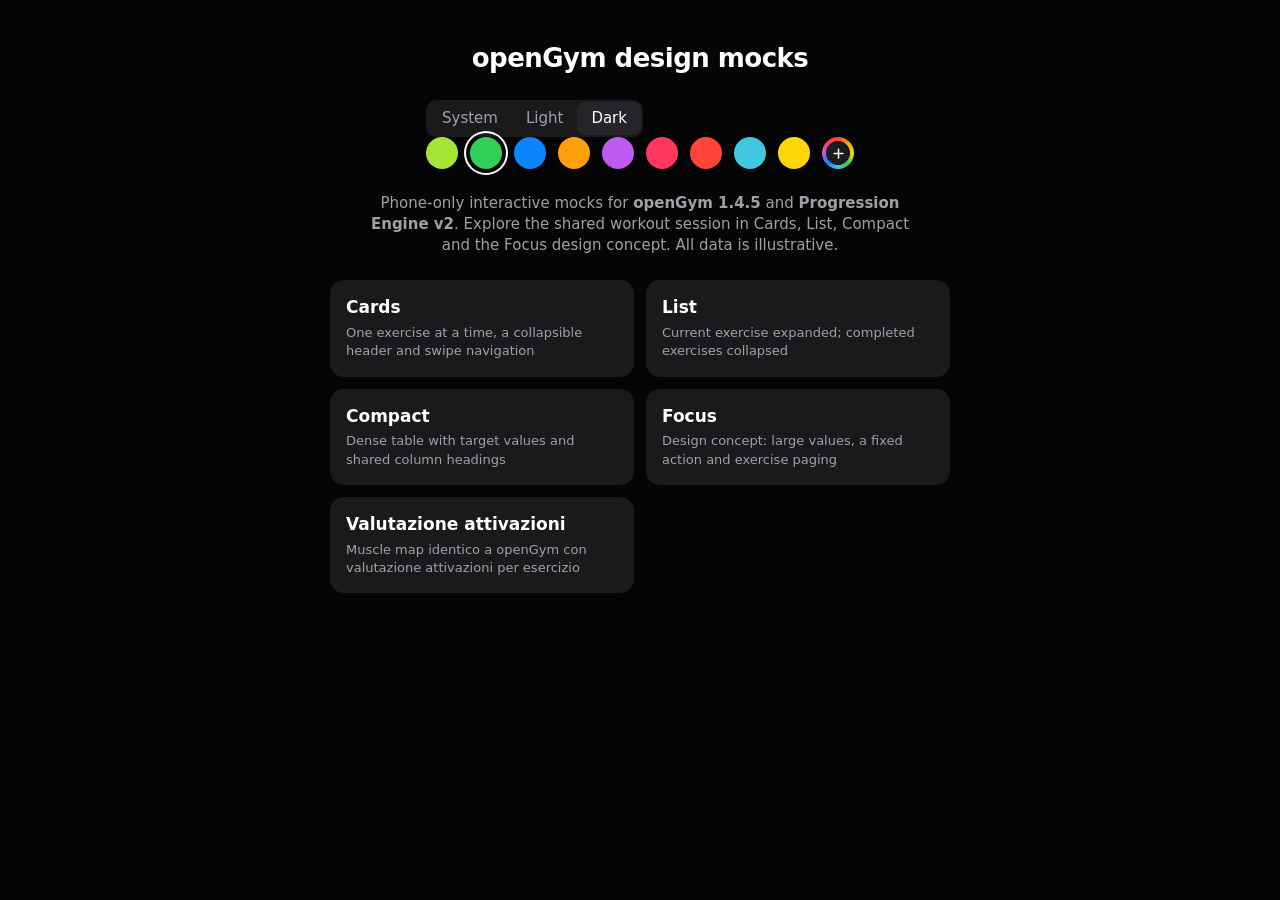
<file: index.html>
<!doctype html>
<html lang="en"><head><meta charset="utf-8"><meta name="viewport" content="width=device-width,initial-scale=1">
<title>openGym — Workout design mocks</title>
<link rel="stylesheet" href="theme.css"><style>
body{margin:0;background:var(--page);color:var(--page-fg);font:15px/1.4 -apple-system,system-ui,sans-serif;padding:40px 20px;display:flex;flex-direction:column;align-items:center;gap:24px}
h1{font-size:26px;letter-spacing:-.02em;margin:0}p{color:var(--chrome-ink);max-width:560px;text-align:center;margin:0}
.g{display:grid;grid-template-columns:repeat(auto-fit,minmax(240px,1fr));gap:12px;max-width:620px;width:100%}
a{background:var(--chrome);border-radius:14px;padding:16px;color:var(--page-fg);text-decoration:none;display:flex;flex-direction:column;gap:4px}
a:hover{background:var(--chrome-3)}a:focus-visible{outline:2px solid var(--acc);outline-offset:2px}a b{font-size:17px}a span{color:var(--chrome-ink);font-size:13px}
.tc{display:flex;flex-direction:column;align-items:center;gap:12px}.sgm{display:inline-flex;background:var(--chrome);border-radius:10px;padding:2px}.sgm button{padding:6px 14px;border-radius:8px;border:0;background:none;color:var(--chrome-ink);font:inherit;cursor:pointer}.sgm button.on{background:var(--chrome-3);color:var(--page-fg)}.swatches{justify-content:center}
</style><script src="theme.js"></script></head><body>
<h1>openGym design mocks</h1>
<div class="tc"><div id="tp"></div></div>
<p>Phone-only interactive mocks for <b>openGym 1.4.5</b> and <b>Progression Engine v2</b>. Explore the shared workout session in Cards, List, Compact and the Focus design concept. All data is illustrative.</p>
<div class="g">
<a href="cards.html"><b>Cards</b><span>One exercise at a time, a collapsible header and swipe navigation</span></a>
<a href="list.html"><b>List</b><span>Current exercise expanded; completed exercises collapsed</span></a>
<a href="compact.html"><b>Compact</b><span>Dense table with target values and shared column headings</span></a>
<a href="focus.html"><b>Focus</b><span>Design concept: large values, a fixed action and exercise paging</span></a>
<a href="activation.html"><b>Valutazione attivazioni</b><span>Muscle map identico a openGym con valutazione attivazioni per esercizio</span></a>
</div>
<script>document.getElementById('tp').innerHTML='<div class="sgm">'+[['system','System'],['light','Light'],['dark','Dark']].map(([v,l])=>`<button data-th="${v}">${l}</button>`).join('')+'</div>'+OGTheme.pickerHTML();OGTheme.apply()</script></body></html>
</file>
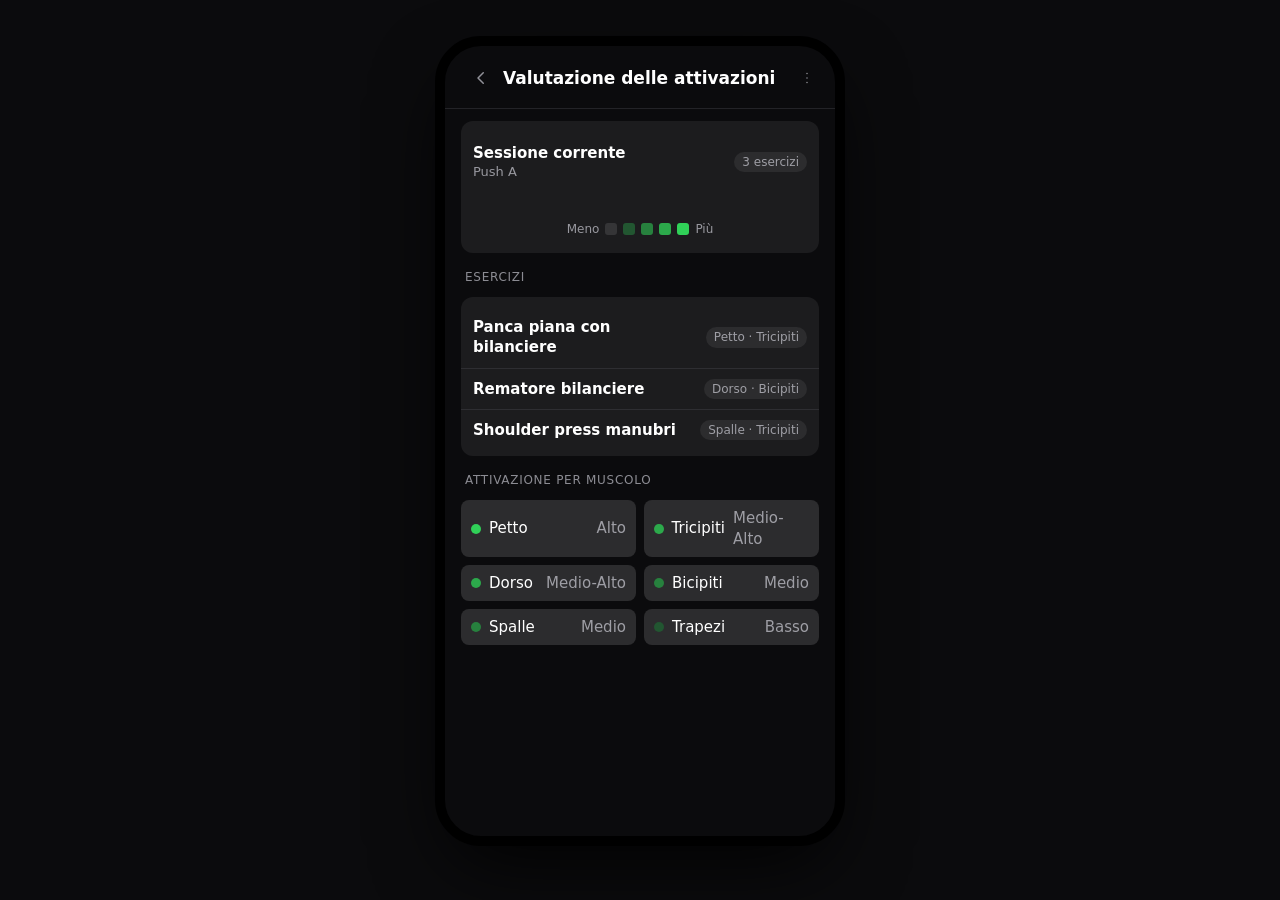
<file: activation.html>
<!doctype html>
<html lang="it"><head><meta charset="utf-8"><meta name="viewport" content="width=device-width,initial-scale=1,viewport-fit=cover">
<title>openGym — Valutazione delle attivazioni</title>
<link rel="stylesheet" href="shared.css">
<link rel="stylesheet" href="bodymap-app.css">
<style>
body{background:var(--bg)} 
.frame{position:relative;width:min(410px,100vw);height:min(844px,calc(100dvh - 90px));margin:18px auto;border-radius:46px;border:10px solid #000;box-shadow:0 30px 80px -20px #000;overflow:hidden;background:var(--bg);display:flex;flex-direction:column}
@media (max-width:520px){.frame{width:100vw;height:100dvh;margin:0;border:none;border-radius:0;box-shadow:none}}
.hdr{display:flex;align-items:center;gap:8px;padding:10px 14px 8px;border-bottom:.5px solid var(--sep-op)}
.hdr h1{font-size:17px;margin:0;flex:1}
.screen{flex:1;overflow:auto;padding:12px 16px 20px;display:flex;flex-direction:column;gap:12px}
.card{background:var(--surface);border-radius:var(--r);overflow:hidden}
.pad{padding:12px}
.bodywrap{display:flex;gap:16px;align-items:flex-start;justify-content:center;padding:14px 10px}
.bodywrap .bodymap{gap:16px;--bm-base:color-mix(in srgb,var(--label) 11%,var(--surface))}
.bodywrap .bodymap .bm-v{flex:1;min-width:0;height:auto;max-height:min(42vh,320px)}
.bodywrap .bodymap .bm-ph{height:200px}
.bodywrap .bodymap .bm-sil{fill:color-mix(in srgb,var(--label) 18%,var(--surface));stroke:var(--surface);stroke-width:2.5;stroke-linejoin:round}
.bodywrap .bodymap .bm-m{fill:var(--bm-base);stroke:var(--surface);stroke-width:2.5;stroke-linejoin:round;transition:fill var(--med) var(--ease)}
.bodywrap .bodymap .bm-m.l1{fill:color-mix(in srgb,var(--acc) 32%,var(--bm-base))}
.bodywrap .bodymap .bm-m.l2{fill:color-mix(in srgb,var(--acc) 56%,var(--bm-base))}
.bodywrap .bodymap .bm-m.l3{fill:color-mix(in srgb,var(--acc) 78%,var(--bm-base))}
.bodywrap .bodymap .bm-m.l4{fill:var(--acc)}
.exlist{display:flex;flex-direction:column}
.exrow{display:flex;align-items:center;gap:10px;padding:10px 12px;border-top:.5px solid var(--sep-op)}
.exrow:first-child{border-top:none}
.exrow .name{flex:1;min-width:0;font-weight:600}
.pill{display:inline-flex;align-items:center;gap:4px;padding:2px 8px;border-radius:999px;background:var(--surface-2);color:var(--label-2);font-size:12px}
.grid{display:grid;grid-template-columns:1fr 1fr;gap:8px}
.muscle{display:flex;align-items:center;gap:8px;background:var(--surface-2);border-radius:var(--r-sm);padding:8px 10px}
.muscle .dot{width:10px;height:10px;border-radius:50%}
.muscle .lbl{flex:1}
.muscle .val{color:var(--label-2);font-variant-numeric:tabular-nums}
.l0{background:color-mix(in srgb,var(--label) 11%,var(--surface))}.l1{background:color-mix(in srgb,var(--acc) 32%,var(--surface))}.l2{background:color-mix(in srgb,var(--acc) 56%,var(--surface))}.l3{background:color-mix(in srgb,var(--acc) 78%,var(--surface))}.l4{background:var(--acc)}
.legend{display:flex;align-items:center;gap:6px;justify-content:center;color:var(--label-2);font-size:12px;padding:0 10px 10px}
.legend .c{width:12px;height:12px;border-radius:3px}
.section{font-size:12px;text-transform:uppercase;letter-spacing:.06em;color:var(--label-3);padding:4px 4px 0}
</style>
<script src="theme.js"></script></head>
<body>
<div class="frame">
  <div class="hdr">
    <button class="ibtn" onclick="location.href='index.html'" aria-label="Back"><svg width="18" height="18" viewBox="0 0 24 24" fill="none" stroke="currentColor" stroke-width="2" stroke-linecap="round" stroke-linejoin="round"><path d="M15 5l-7 7 7 7"/></svg></button>
    <h1>Valutazione delle attivazioni</h1>
    <button class="ibtn" aria-label="Settings"><svg width="18" height="18" viewBox="0 0 24 24" fill="none" stroke="currentColor" stroke-width="2" stroke-linecap="round" stroke-linejoin="round"><path d="M12 6v.01M12 12v.01M12 18v.01"/></svg></button>
  </div>
  <div class="screen">
    <div class="card">
      <div class="pad" style="display:flex;justify-content:space-between;align-items:center">
        <div>
          <div style="font-weight:600">Sessione corrente</div>
          <div class="muted small">Push A</div>
        </div>
        <span class="pill">3 esercizi</span>
      </div>
      <div class="bodywrap">
        <div id="body" class="bodymap"></div>
      </div>
      <div class="legend">
        Meno
        <div class="c l0"></div><div class="c l1"></div><div class="c l2"></div><div class="c l3"></div><div class="c l4"></div>
        Più
      </div>
    </div>
    <div class="section">Esercizi</div>
    <div class="card">
      <div class="exlist">
        <div class="exrow"><span class="name">Panca piana con bilanciere</span><span class="pill">Petto · Tricipiti</span></div>
        <div class="exrow"><span class="name">Rematore bilanciere</span><span class="pill">Dorso · Bicipiti</span></div>
        <div class="exrow"><span class="name">Shoulder press manubri</span><span class="pill">Spalle · Tricipiti</span></div>
      </div>
    </div>
    <div class="section">Attivazione per muscolo</div>
    <div class="grid">
      <div class="muscle"><span class="dot l4"></span><span class="lbl">Petto</span><span class="val">Alto</span></div>
      <div class="muscle"><span class="dot l3"></span><span class="lbl">Tricipiti</span><span class="val">Medio-Alto</span></div>
      <div class="muscle"><span class="dot l3"></span><span class="lbl">Dorso</span><span class="val">Medio-Alto</span></div>
      <div class="muscle"><span class="dot l2"></span><span class="lbl">Bicipiti</span><span class="val">Medio</span></div>
      <div class="muscle"><span class="dot l2"></span><span class="lbl">Spalle</span><span class="val">Medio</span></div>
      <div class="muscle"><span class="dot l1"></span><span class="lbl">Trapezi</span><span class="val">Basso</span></div>
    </div>
  </div>
</div>
<script src="bodypaths.js"></script>
<script src="shared.js"></script>
<script>
const MUSCLES=['trapezius','deltoids','chest','upper-back','serratus','biceps','triceps','forearm','abs','obliques','lower-back','gluteal','quadriceps','hamstring','adductors','hip-flexors','calves','tibialis'];
const INERT=['head','hair','neck','hands','feet','knees','ankles'];
const levels={chest:4,triceps:3,'upper-back':3,biceps:2,deltoids:2,trapezius:1};
const paths=window.BODYPATHS;
const g=paths&&(paths.male||paths[Object.keys(paths)[0]]);
function view(v){
  let out=`<svg class="bm-v" viewBox="${v.vb}" preserveAspectRatio="xMidYMid meet" role="img">`;
  INERT.forEach(slug=>{(v.p&&v.p[slug]||[]).forEach(d=>{out+=`<path class="bm-sil" d="${d}"/>`;});});
  MUSCLES.forEach(slug=>{(v.p&&v.p[slug]||[]).forEach(d=>{const lv=levels[slug]||0;out+=`<path class="bm-m l${lv}" d="${d}"/>`;});});
  out+=`</svg>`;
  return out;
}
$('#body').innerHTML=g?(view(g.front)+view(g.back)):'<div class="bm-ph"></div>';
</script>
</body></html>
</file>
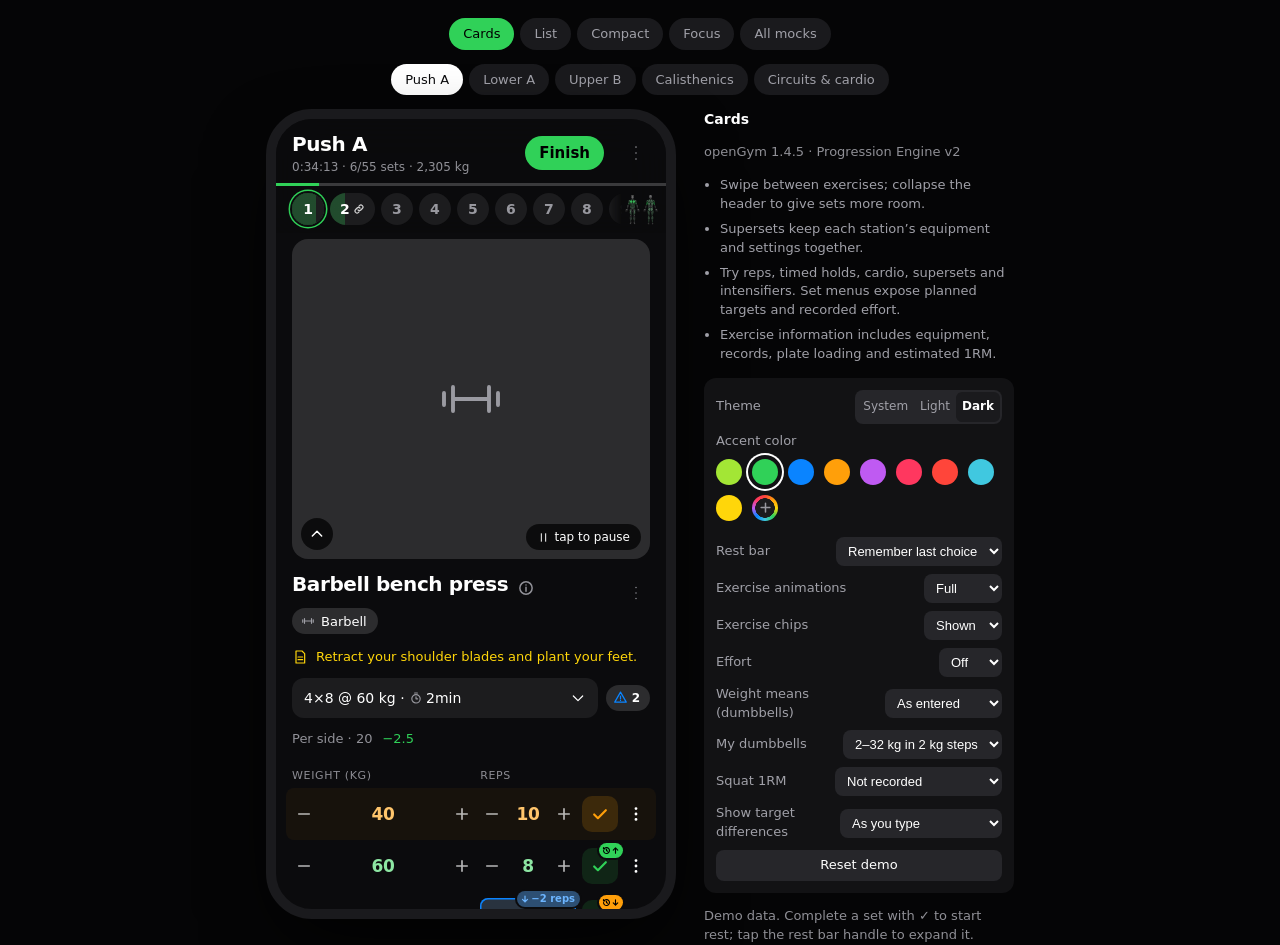
<file: cards.html>
<!doctype html>
<html lang="en"><head><meta charset="utf-8"><meta name="viewport" content="width=device-width,initial-scale=1,viewport-fit=cover">
<title>openGym — Cards (design mock)</title>
<link rel="stylesheet" href="shared.css">
<style>
.seg-lbl{font-size:var(--fs-label);color:var(--label-2);padding:10px 0 4px;display:flex;justify-content:space-between}.seg-lbl:empty{display:none}   
#view{padding-top:6px}
.swipe{overflow:hidden;margin:0 -16px;transition:height var(--med) var(--ease)}
.track{display:flex;align-items:flex-start;transition:transform var(--med) var(--ease)}
.slide{flex:0 0 100%;padding:0 16px;touch-action:pan-y;transform:scale(.97);opacity:.85;transition:transform var(--med) var(--ease),opacity var(--med)}   
.slide{content-visibility:auto;contain-intrinsic-size:auto 600px}
.slide.cur{transform:none;opacity:1;content-visibility:visible}
.swipe.dragging .track,.swipe.dragging .slide{transition:none}
.inner{display:flex;flex-direction:column;gap:12px;padding-bottom:20px}
.trow{display:flex;gap:12px;align-items:center}
.thumb{display:none;width:52px;height:52px;border-radius:var(--r-sm);background:var(--surface);display:grid;place-items:center;color:var(--label-3);flex:none}  
details.ctx{background:var(--surface);border-radius:var(--r);padding:0 12px}
details.ctx summary{list-style:none;min-height:44px;display:flex;align-items:center;gap:8px;font-size:14px;color:var(--label-2);cursor:pointer}
details.ctx summary::-webkit-details-marker{display:none}
details.ctx summary span{flex:1;min-width:0;white-space:nowrap;overflow:hidden;text-overflow:ellipsis}
details.ctx summary .ic{transition:transform var(--fast)}details.ctx[open] summary .ic{transform:rotate(180deg)}
.cbody{padding:2px 0 12px;display:grid;gap:8px;font-size:14px}
.card,.card.ss{background:none}
.ss-st+.ss-st{margin-top:10px;padding-top:10px;border-top:.5px solid var(--sep-op)}.ss-name{font-weight:600;padding:2px 6px 6px}
.ss-title{display:flex;flex-direction:column;gap:6px}
</style><script src="theme.js"></script></head>
<body data-mode="cards">
<div id="notes" hidden><li>Swipe between exercises; collapse the header to give sets more room.</li><li>Supersets keep each station’s equipment and settings together.</li></div>
<script src="bodypaths.js"></script>
<script src="shared.js"></script>
<script>
let idx=nextOpen()?.u??0,moved=false;
const ctxKey=id=>'og-ctx-'+id;
const started=id=>S.sets[id].some(s=>s.d);
const pct=u=>{const a=req(UNITS[u].ex);return Math.round(a.filter(s=>s.d).length/a.length*100)};
const uname=unitName;
const lbl=()=>CHIPS()?'':`<span>Exercise ${idx+1} / ${UNITS.length}</span><span class="tnum">${pct(idx)}% of sets done</span>`;

function single(u){const id=UNITS[u].ex[0],ex=EX[id],sets=S.sets[id],nx=nextOpen(u),i=nx&&nx.e===id?nx.i:sets.length-1;
  return`<div class="inner">
  ${mediaHTML(id)}<div class="exh"><div><h2 class="ex-name">${ex.name}${infoBtn(id)}</h2>${eqChip(id)}</div><button class="ibtn" data-act="excfg" data-ex="${id}" aria-label="Exercise settings">${ic('dots',20)}</button></div>
  ${ex.pin?`<div class="note pin">${ic('note',16)}${ex.pin}</div>`:''}
  ${planUI(id,{def:started(id)?0:1})}${plateLine(id,i)}
  <div class="card">${sethead(id)}${sets.map((_,k)=>setRow(id,k)).join('')}</div>${setCtl(id)}`}

function superset(u){const un=UNITS[u],r=curRound(u),m=maxSets(u);
  return`<div class="inner">${ssMedia(u)}<div class="ss-title"><div class="ss-hd">${ic('link',14,2)}${ssHd(u)}</div><div class="exh"><h2 class="ex-name">${uname(u)}</h2><button class="ibtn" data-act="excfg" data-ex="${un.ex.join(',')}" aria-label="Exercise settings">${ic('dots',20)}</button></div></div>
  <div class="card ss">${ssBody(u,{abc:true})}</div>`}

function slide(u){return`${UNITS[u].ss?superset(u):single(u)}${exNav(u)}${exFooter()}</div>`}

function fit(){const cur=$$('.slide')[idx];$('.track').style.transform=`translateX(${-idx*100}%)`;$$('.slide').forEach((s,u)=>s.classList.toggle('cur',u===idx));
  $('.swipe').style.height=cur.offsetHeight+'px';chipsPaint();$('.seg-lbl').innerHTML=lbl()}
ON_CHIP=u=>go(u);
mount(()=>{
  S.cur=idx;
  $('#view').innerHTML=`${noteCard()}<div class="seg-lbl"></div><div class="swipe"><div class="track">${UNITS.map((_,u)=>`<section class="slide" aria-label="Exercise ${u+1}" ${u===idx?'':'inert'}>${slide(u)}</section>`).join('')}</div></div>`;
  fit()});
function go(n){n=Math.max(0,Math.min(UNITS.length-1,n));if(n===idx)return;idx=n;S.cur=n;save();
  $$('.slide').forEach((s,u)=>u===idx?s.removeAttribute('inert'):s.setAttribute('inert',''));fit();$('#screen').scrollTo({top:0})}
document.addEventListener('click',e=>{if(moved){e.stopPropagation();e.preventDefault();return}
  const g=e.target.closest('[data-go]');if(g)go(+g.dataset.go);const s=e.target.closest('[data-say]');if(s)toast(s.dataset.say)},true);


let sx=0,dx=0,down=false;
document.addEventListener('pointerdown',e=>{const sw=e.target.closest('.swipe');if(!sw||e.target.closest('input,button,summary,a'))return;down=true;sx=e.clientX;dx=0});
document.addEventListener('pointermove',e=>{if(!down)return;dx=e.clientX-sx;if(Math.abs(dx)<8&&!moved)return;moved=true;
  const sw=$('.swipe'),w=sw.offsetWidth,p=Math.min(1,Math.abs(dx)/w),nb=$$('.slide')[idx+(dx<0?1:-1)];sw.classList.add('dragging');
  $('.track').style.transform=`translateX(${-idx*w+dx}px)`;const c=$$('.slide')[idx];c.style.transform=`scale(${1-.03*p})`;c.style.opacity=1-.15*p;
  if(nb){nb.style.transform=`scale(${.97+.03*p})`;nb.style.opacity=.85+.15*p}});
document.addEventListener('pointerup',()=>{if(!down)return;down=false;const was=moved;$('.swipe').classList.remove('dragging');
  $$('.slide').forEach(s=>{s.style.transform='';s.style.opacity=''});
  if(was){const n=Math.abs(dx)>60?idx+(dx<0?1:-1):idx;const o=idx;idx=o;if(n!==o)go(n);else fit();setTimeout(()=>moved=false,0)}});
</script></body></html>
</file>
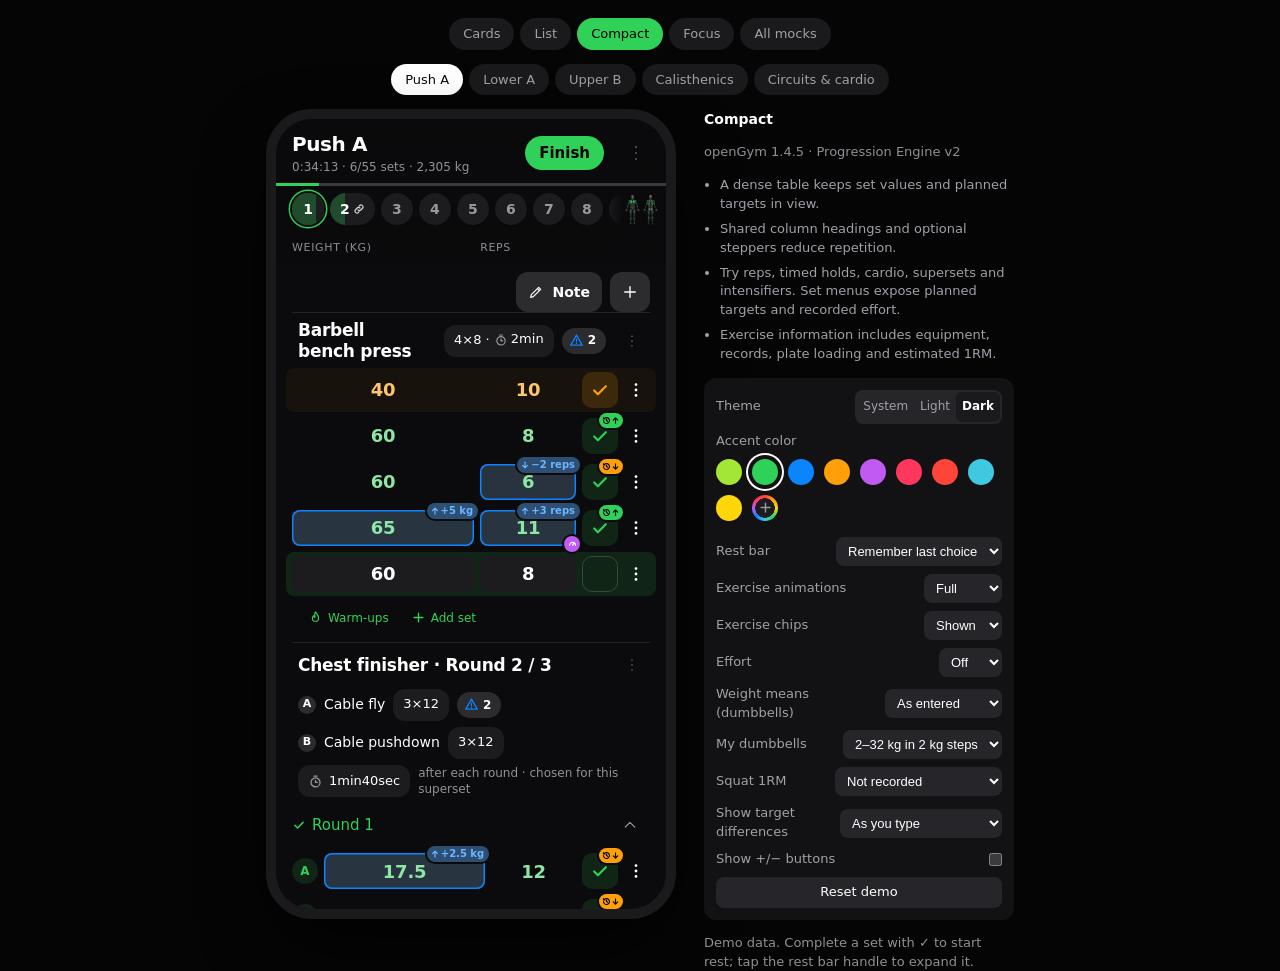
<file: compact.html>
<!doctype html>
<html lang="en"><head><meta charset="utf-8"><meta name="viewport" content="width=device-width,initial-scale=1,viewport-fit=cover">
<title>openGym — Compact (design mock)</title>
<link rel="stylesheet" href="shared.css">
<style>
#hx{padding:8px 0 0}#hx .sethead{padding-bottom:6px}

.cu{padding:2px 0 6px;border-top:.5px solid var(--sep-op)}.cu:first-child{border-top:0}
.chd{display:flex;align-items:center;gap:8px;min-height:40px;padding:0 6px}
.chd .uname{flex:1;min-width:0;font-size:17px;font-weight:600;letter-spacing:-.015em;white-space:nowrap;overflow:hidden;text-overflow:ellipsis}
.chd .plan{flex:none;max-width:68%}.chd .pchip{width:auto;min-height:32px;padding:0 10px;font-size:13px}.chd .uname{flex:1 1 0;white-space:normal;overflow:visible;line-height:1.2;text-wrap:balance;padding:5px 0}
.chd .ibtn{width:36px;height:36px;margin:0 -6px 0 0}
.setrow{min-height:44px;padding:0 6px;margin:2px -6px}
.stp{height:36px}
.stp .num.ghost{font-weight:500}                       
.stp.plain{background:var(--surface)}.stp.plain .num{font-size:18px}
.dl{display:flex;align-items:center;gap:10px;height:40px;width:100%;padding:0 6px;color:var(--label-2);text-align:left}   
.dl .b{width:22px;height:22px;border-radius:50%;background:var(--acc);color:var(--on-acc);display:grid;place-items:center;flex:none}
.dl .t{flex:1;min-width:0;white-space:nowrap;overflow:hidden;text-overflow:ellipsis;font-weight:600}
.dl .v{font-size:14px;font-variant-numeric:tabular-nums}
.round-sum{padding:6px;min-height:36px;font-size:13px}.round-sum .n{width:22px;height:22px}
.ss-hd{padding:8px 6px 2px}.ss-name{padding:6px 6px 0;font-weight:600;font-size:15px}
.ss-st+.ss-st{margin-top:4px}
</style><script src="theme.js"></script></head>
<body data-mode="compact">
<div id="notes" hidden><li>A dense table keeps set values and planned targets in view.</li><li>Shared column headings and optional steppers reduce repetition.</li></div>
<div id="ctl" hidden><label>Show +/− buttons <input type="checkbox" id="stpt"></label></div>
<script src="bodypaths.js"></script>
<script src="shared.js"></script>
<script>
const OPEN={},uname=unitName,COLL=()=>sg('og-collapse','1')==='1';
const steppers=()=>sg('og-cmp-steppers','0')==='1';
const o=()=>({steppers:steppers(),ghost:true,dense:true,abc:true,sheet:true,short:true});
function unit(u){const un=UNITS[u],done=unitDone(u),plan=planShort(un.ex[0]);
  if(done&&COLL()&&!OPEN[u]){const w=un.ex.map(lastVal).join(' / ');
    return`<section class="cu" data-u="${u}"><button class="dl" data-open="${u}" aria-expanded="false"><span class="b">${ic('check',13,3)}</span><span class="t">${uname(u)}</span><span class="v">${plan} · ${w}</span></button></section>`}
  const body=un.ss?`${ssBody(u,o())}`
    :(modeOf(un.ex[0])==='reps'&&!EX[un.ex[0]].bw&&!EX[un.ex[0]].side&&!weOk(un.ex[0])?'':sethead(un.ex[0]))+S.sets[un.ex[0]].map((_,k)=>setRow(un.ex[0],k,o())).join('')+setCtl(un.ex[0]);   
  return`<section class="cu" data-u="${u}"><div class="chd"><span class="uname">${un.ss?ssHd(u):uname(u)}</span>${un.ss?'':planUI(un.ex[0],{sheet:true,short:true})}<button class="ibtn" data-act="excfg" data-ex="${un.ex.join(',')}" aria-label="Exercise settings">${ic('dots',18)}</button></div>${body}</section>`}
ON_CHIP=u=>{if(unitDone(u)&&u!==S.cur&&COLL()&&!OPEN[u]){OPEN[u]=true;RENDER()}
  const el=$(`.cu[data-u="${u}"]`),sc=$('#screen');if(el)sc.scrollTo({top:el.getBoundingClientRect().top-sc.getBoundingClientRect().top+sc.scrollTop-$('.whdr').offsetHeight-4,behavior:'smooth'})};
mount(()=>{
  $('#hx').innerHTML=sethead();
  $('#view').innerHTML=exBar()+noteCard()+UNITS.map((_,u)=>unit(u)).join('')+`<div style="margin-top:12px">${exFooter()}</div>`;
  $$('.stp').forEach(e=>e.classList.toggle('plain',!steppers()))});
$('#stpt').checked=steppers();$('#stpt').onchange=e=>{ss('og-cmp-steppers',e.target.checked?'1':'0');RENDER()};
document.addEventListener('click',e=>{const p=e.target.closest('[data-open]');if(p){OPEN[+p.dataset.open]=true;RENDER();return}
  const s=e.target.closest('[data-say]');if(s)toast(s.dataset.say)});
</script></body></html>
</file>
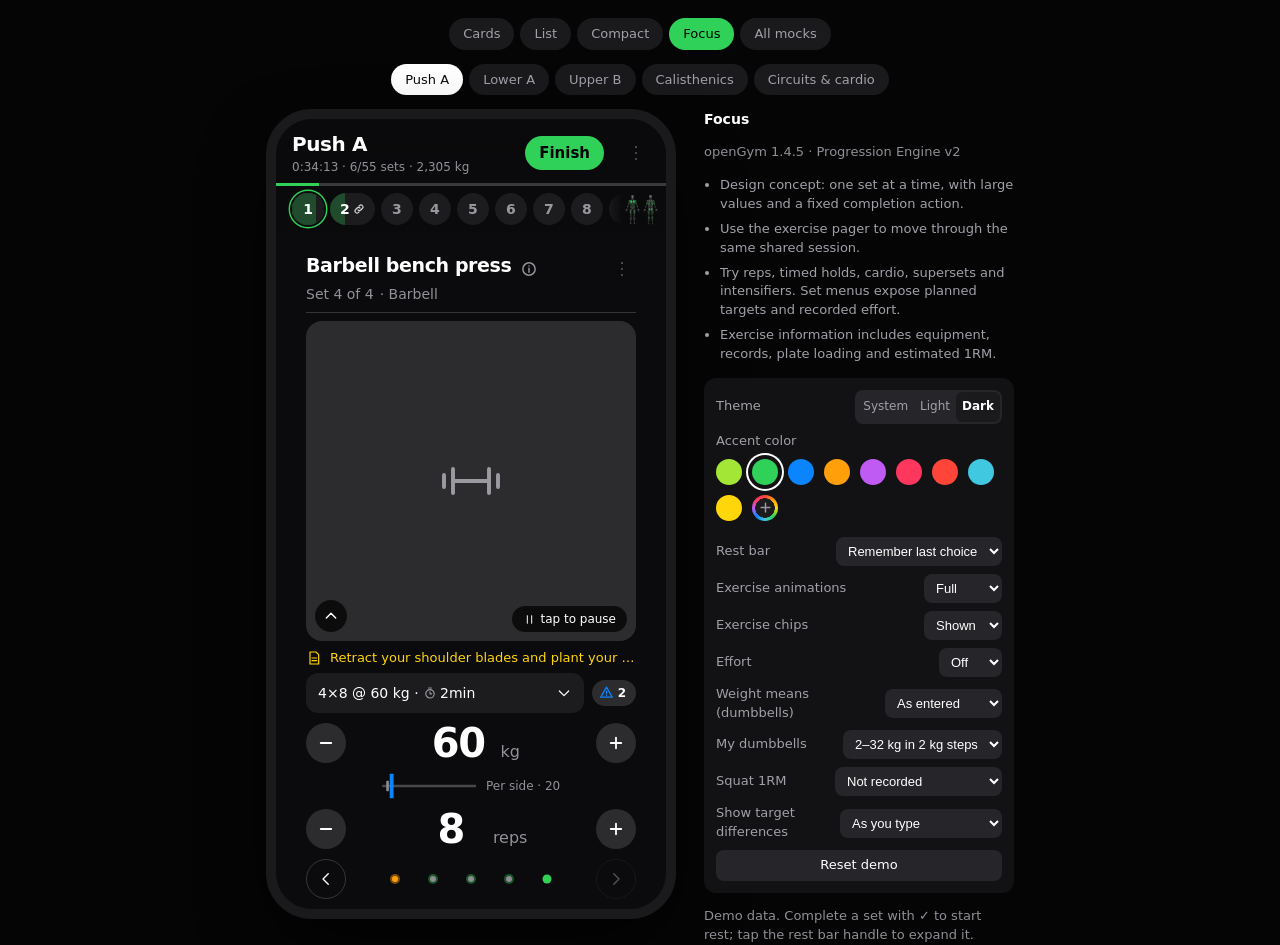
<file: focus.html>
<!doctype html>
<html lang="en"><head><meta charset="utf-8"><meta name="viewport" content="width=device-width,initial-scale=1,viewport-fit=cover">
<title>openGym — Focus (design mock)</title>
<link rel="stylesheet" href="shared.css">
<style>

#view{display:flex;flex-direction:column;gap:8px;padding-top:8px}
.focus-card{padding:12px 14px;border-radius:var(--r-lg);background:none;display:flex;flex-direction:column;gap:8px}
.focus-card .ex-name{font-size:19px}.focus-card .note.pin span{min-width:0;overflow:hidden;white-space:nowrap;text-overflow:ellipsis}.focus-card .note.pin{min-width:0}
.focus-card.enter{animation:in var(--med) var(--ease)}                                   
@keyframes in{from{transform:translateY(8px);opacity:0}}
.ssline{display:flex;align-items:center;gap:8px;padding-bottom:4px;border-bottom:.5px solid var(--sep);font-size:13px}
.ssline .muted{flex:1;min-width:0;white-space:nowrap;overflow:hidden;text-overflow:ellipsis}
.ssnav{display:flex;margin-left:auto}.ssnav button{display:grid;place-items:center;width:44px;height:36px;margin:-6px 0;color:var(--label-2)}.ssnav button:disabled{opacity:.3}
.fhd{display:flex;align-items:flex-start;gap:8px;padding-bottom:8px;border-bottom:.5px solid var(--sep)}.fhd>div{flex:1;min-width:0}
.fhd .ibtn{margin:-6px -8px -6px 0}
.fsub{display:flex;flex-wrap:wrap;align-items:center;gap:2px 6px;font-size:14px;color:var(--label-2);margin-top:2px}
.fsub .wu{color:var(--orange-ink);display:inline-flex;align-items:center;gap:4px}
.fctx{display:flex;flex-direction:column;gap:6px}
.presc{font-size:15px;color:var(--label-2);display:flex;align-items:center;gap:8px;flex-wrap:wrap}.presc b{color:var(--label);font-weight:600}
details.det{background:var(--surface-2);border-radius:var(--r);padding:0 12px}
details.det summary{list-style:none;min-height:40px;gap:8px;display:flex;align-items:center;justify-content:space-between;font-size:14px;color:var(--label-2);cursor:pointer}
details.det summary::-webkit-details-marker{display:none}details.det[open] summary .ic{transform:rotate(180deg)}
.dbody{display:grid;gap:10px;padding:0 0 12px;font-size:14px}
.kvb{display:flex;justify-content:space-between;gap:10px;text-align:left;width:100%;color:var(--label);font-variant-numeric:tabular-nums;min-height:32px;align-items:center}
.kvb span:first-child{color:var(--label-3)}
.stat{display:inline-flex;align-items:center;gap:6px;align-self:flex-start;height:28px;padding:0 10px;border-radius:99px;background:var(--acc-soft);color:var(--acc-ink);font-size:13px;font-weight:600}
.stat.lock{background:var(--surface-2);color:var(--label-2)}

.nbs{display:flex;flex-direction:column;gap:6px}
.nb{display:flex;align-items:center;justify-content:space-between;gap:4px}
.cb{width:40px;height:40px;border-radius:50%;background:var(--surface-2);display:grid;place-items:center;flex:none;transition:transform var(--fast) var(--ease)}
.cb:active{transform:scale(.94);background:var(--surface-3)}.cb[disabled]{opacity:.3;pointer-events:none}
.bv{display:flex;align-items:baseline;justify-content:center;gap:6px;min-width:0;flex:1}
.bu{font-size:16px;color:var(--label-2);font-weight:500}
.big{font-size:40px;font-weight:600;letter-spacing:-.03em;line-height:1.1;text-align:center;background:none;border:0;outline:0;padding:0;
  min-width:1.2ch;max-width:100%;-moz-appearance:textfield;appearance:textfield;font-variant-numeric:tabular-nums}

.nbs.dn .big{color:var(--label-2)}.nbs.dn .cb{opacity:.7}.nbs.dn .effcell-stp,.nbs.dn .effcell.is-empty{opacity:.65}
.big:disabled{color:var(--label-3)}.big::-webkit-inner-spin-button{display:none}
.plates{display:flex;align-items:center;justify-content:center;gap:10px;font-size:12px;color:var(--label-2)}.plates svg{height:30px;width:auto}
.feff.lk{opacity:.4;pointer-events:none}.feff .effcell,.feff .effcell-stp{height:44px;width:100%;flex:none}.feff .effcell.is-empty{font-size:14px}
.feff .effcell-stp .val{font-size:18px}.feff .effcell-stp>button[data-act]:not(.val){width:44px;height:44px}

.focus-pager{display:grid;grid-template-columns:40px 1fr 40px;align-items:center;gap:8px}
.focus-pager>.arr{display:grid;place-items:center;width:40px;height:40px;border:1px solid var(--sep);border-radius:50%;color:var(--label)}
.focus-pager>.arr:disabled{opacity:.3}
.dots{display:flex;align-items:center;justify-content:center}
.dots button{position:relative;width:38px;height:40px}
.dots button::after{content:'';position:absolute;left:50%;top:50%;width:6px;height:6px;border-radius:50%;background:var(--label-3);transform:translate(-50%,-50%);transition:width var(--fast),height var(--fast)}
.dots button.cur::after{width:9px;height:9px;background:var(--acc)}
.dots button.done::after{box-shadow:0 0 0 2px var(--acc-line)}
.dots button.wu::after{background:var(--orange)}.dots button.wu.done::after{box-shadow:0 0 0 2px color-mix(in srgb,var(--orange) 45%,transparent)}   

.focus-card.wu .btn.primary{background:var(--orange);color:#000}.focus-card.wu .dots button.cur::after{background:var(--orange)}
.focus-card.wu .sctl.cur .btn.sm{color:var(--orange-ink)}
.fact{display:flex;gap:8px;align-items:center}
.fact .btn.lg{flex:1;height:52px;font-size:17px;border-radius:var(--r-lg)}
.fact .btn.sk{height:52px;width:52px;padding:0;border-radius:var(--r-lg);border:1px solid var(--sep)}
.then{text-align:center;font-size:13px;color:var(--label-2);margin-top:-4px}
</style><script src="theme.js"></script></head>
<body data-mode="focus">
<div id="notes" hidden><li>Design concept: one set at a time, with large values and a fixed completion action.</li><li>Use the exercise pager to move through the same shared session.</li></div>
<script src="bodypaths.js"></script>
<script src="shared.js"></script>
<script>
let F=null,BEST=false,DET=false,last='';
const uname=unitName;
const cur=()=>{if(F&&S.sets[F.e]?.[F.i])return F;const n=nextOpen();if(n)return F={e:n.e,i:n.i};const e=UNITS[UNITS.length-1].ex[0];return F={e,i:S.sets[e].length-1}};
const COL={25:'#ff453a',20:'#0a84ff',15:'#ffd60a',10:'#30d158',5:'#e5e5ea',2.5:'#8e8e93',1.25:'#636366'};
function plateSvg(a){let x=18,o='';for(const p of a){const h=16+p/25*52,w=p>=10?9:p>=5?7:5;o+=`<rect x="${x}" y="${35-h/2}" width="${w}" height="${h}" rx="1.5" fill="${COL[p]}"/>`;x+=w+1.5}
  return`<svg width="220" height="70" viewBox="0 0 220 70" role="img" aria-label="Plates per side: ${platesTxt(a)}"><rect x="0" y="32" width="220" height="6" rx="3" fill="#48484a"/><rect x="10" y="23" width="6" height="24" rx="1.5" fill="#8e8e93"/>${o}</svg>`}

function render(){
  const {e,i}=cur(),ex=EX[e],sets=S.sets[e],s=sets[i],u=unitOf(e),un=UNITS[u],k=un.ex.indexOf(e),locked=!s.d&&sets.slice(0,i).some(x=>!x.d);
  const key=e+i,enter=key!==last?' enter':'';last=key;
  const where=un.ss?`Round ${i+1} of ${maxSets(u)}`:`Set ${wn(e,i)} of ${wTot(e)}${s.max?' · Max':s.ph?' · '+(s.ph==='top'?'Top set':'Back-off'):''}`;
  const pl=ex.bar&&lkind(e)==='pairs'?plates(s.w,ex.bar):null,partner=un.ss?EX[un.ex[(k+1)%un.ex.length]].name:null;
  const UN={w:weMode(e)==='total'?'kg ×2':weMode(e)==='each'?"kg each":'kg',r:'reps',sec:"sec",min:'min',speed:'km/h',inc:'%'};
  const nb=(f,unit,side)=>{const x=side?s.sides[side]:s,val=(f==='inc'&&x.inc==null)||(f==='r'&&s.max&&!x.r&&!x.d)?'':fmt(f==='w'?wShow(e,x[f]||0):(x[f]||0)),sd=side?` data-side="${side}"`:'';const row=(()=>{const a=(d,n,t)=>`<button class="cb" data-act="${d}" data-f="${f}" data-ex="${e}" data-i="${i}"${sd} ${locked?'disabled':''} aria-label="${t} ${FLD[f].lbl.toLowerCase()}">${ic(n,18,2.4)}</button>`;
    const oc=side?{cls:'',html:''}:oopCell(e,i,f);return`<div class="nb${oc.cls}">${(f==='r'||f==='sec')&&s.f?`<i class="fmark" aria-hidden="true">${ic('gauge',9,2.8)}</i>`:''}${a('dec','minus',"Decrease")}<label class="bv"><input class="num big" data-f="${f}" data-ex="${e}" data-i="${i}"${sd} inputmode="decimal" value="${val}" placeholder="${f==='inc'?'–':'Max'}" style="width:${Math.max(val.length,2)+.6}ch" ${locked?'disabled':''} aria-label="${FLD[f].lbl}"><span class="bu">${unit}</span></label>${a('inc','plus',"Increase")}${oc.html}</div>`})();
    return row};
  const grp=side=>colsOf(e).map(f=>nb(f,UN[f],side)).join('');
  const dots=sets.map((x,j)=>`<button class="${j===i?'cur':''}${x.d?' done':''}${x.wu?' wu':''}" data-fs="${j}" aria-label="${un.ss?"Round "+(j+1):x.wu?"Warm-ups":"Set "+wn(e,j)}"${j===i?' aria-current="step"':''}></button>`).join('');
  $('#view').innerHTML=`${noteCard()}<div class="focus-card${enter}${s.wu?' wu':''}">
    ${un.ss?`<div class="ssline"><span class="ss-hd">${ic('link',13,2)}${esc(un.name||'Superset')}</span><span class="muted">${ex.name} · ${k+1}/${un.ex.length}</span>
      <span class="ssnav"><button data-fst="-1" ${k?'':'disabled'} aria-label="Previous exercise in superset">${ic('chevL',20)}</button><button data-fst="1" ${k<un.ex.length-1?'':'disabled'} aria-label="Next exercise in superset">${ic('chevR',20)}</button></span></div>`:''}
    <header class="fhd"><div><h2 class="ex-name">${ex.name}${infoBtn(e)}</h2><div class="fsub"><span aria-live="polite">${s.wu?`<span class="wu">${ic('flame',15)}Warm-ups</span>`:where}</span><span>· ${ex.equip}</span>${s.f?`<span style="color:var(--purple);font-weight:600">· ${FI(13)}To failure</span>`:''}${s.d?`<span style="color:var(--acc-ink);font-weight:600">· Completed</span>`:locked?"<span>· Complete earlier sets first</span>":''}</div></div>
      <button class="ibtn" data-act="excfg" data-ex="${un.ex.join(',')}" aria-label="Exercise settings">${ic('dots',22)}</button></header>
    ${mediaHTML(e,un.ss)}
    <div class="fctx">${ex.pin?`<div class="note pin">${ic('note',16)}<span>${ex.pin}</span></div>`:''}
      ${planUI(e,{rest:!un.ss})}</div>
    <div class="nbs${s.d?' dn':''}">${s.sides?['L','R'].map(sd=>`<div class="sidegrp"><div class="sdl">${sd==='L'?"Left":"Right"}${s.sides[sd].d?" · completed":''}</div>${grp(sd)}${EF()!=='off'?`<div class="feff${locked?' lk':''}">${effCell(e,i,{},sd)}</div>`:''}</div>`).join(''):`${colsOf(e).map((f,k)=>nb(f,UN[f])+(k===0&&pl?`<div class="plates">${plateSvg(pl)}<span class="tnum">Per side · ${platesTxt(pl)}</span></div>`:'')).join('')}
      ${hasEff(e)&&EF()!=='off'&&!s.wu?`<div class="feff${locked?' lk':''}">${effCell(e,i,{})}</div>`:''}`}</div>
    ${subs(e,i,true)}
    <div class="focus-pager"><button class="arr" data-fpg="-1" ${i?'':'disabled'} aria-label="${un.ss?"Previous round":"Previous set"}">${ic('chevL',18)}</button><div class="dots" role="group" aria-label="${un.ss?"Rounds":"Sets"}">${dots}</div><button class="arr" data-fpg="1" ${i<sets.length-1?'':'disabled'} aria-label="${un.ss?"Next round":"Next set"}">${ic('chevR',18)}</button></div>
    ${setCtl(e,'',{i})}
    <div class="fact"><button class="btn sk" data-fskip="1" aria-label="Skip set">${ic('skip',22)}</button>
      ${s.d?`<button class="btn lg" data-act="tick" data-ex="${e}" data-i="${i}">${ic('undo',20)}Reopen set</button>`
        :`<button class="btn primary lg" data-fc="1" ${locked?'disabled':''}>${ic('check',22,2.6)}Complete</button>`}</div></div>
  ${exNav(u)}${exFooter()}`;}

function fly(r,txt,i){if(!r||matchMedia('(prefers-reduced-motion:reduce)').matches)return;const t=$(`.dots [data-fs="${i}"]`);if(!t)return;const b=t.getBoundingClientRect(),el=document.createElement('div');
  el.textContent=txt;Object.assign(el.style,{position:'fixed',left:r.left+'px',top:r.top+'px',width:r.width+'px',textAlign:'center',font:'600 44px system-ui',color:'var(--acc)',zIndex:100,pointerEvents:'none'});
  document.body.appendChild(el);el.animate([{transform:'none',opacity:1},{transform:`translate(${b.left+b.width/2-r.left-r.width/2}px,${b.top-r.top}px) scale(.3)`,opacity:.1}],{duration:380,easing:'cubic-bezier(.32,.72,0,1)'}).onfinish=()=>el.remove()}

function goUnit(u){u=Math.max(0,Math.min(UNITS.length-1,u));const n=nextOpen(u);
  if(n&&n.u===u)F={e:n.e,i:n.i};else{const e=UNITS[u].ex[0];F={e,i:S.sets[e].length-1}}S.cur=u;save();RENDER();$('#screen').scrollTo({top:0})}
ON_CHIP=goUnit;
mount(render);
document.addEventListener('click',e=>{const t=e.target;
  if(t.closest('[data-fc]')){const {e:id,i}=cur(),s=S.sets[id][i],u=unitOf(id),r=$('.big')?.getBoundingClientRect(),txt=shortVal(id,s);
    if(s.sides){for(const sd of ['L','R'])if(!s.sides[sd].d)toggle(id,i,sd)}else toggle(id,i);const n=nextOpen(u);
    if(unitDone(u)){const vol=UNITS[u].ex.reduce((a,x)=>a+volume(x),0).toLocaleString('en-GB');
      if(n&&n.u!==u){F={e:n.e,i:n.i};S.cur=n.u;save();toast(`${uname(u)} completed · ${vol} kg. Up next: ${uname(n.u)}`)}
      else toast("Workout completed")}                       
    else if(n)F={e:n.e,i:n.i};
    RENDER();if(!unitDone(u))fly(r,txt,i);return}
  const pg=t.closest('[data-fpg]');if(pg){const {e:id,i}=cur();F={e:id,i:i+ +pg.dataset.fpg};RENDER();return}
  const sg_=t.closest('[data-fs]');if(sg_){F={e:cur().e,i:+sg_.dataset.fs};RENDER();return}
  const st=t.closest('[data-fst]');if(st){const {e:id,i}=cur(),un=UNITS[unitOf(id)],ne=un.ex[un.ex.indexOf(id)+ +st.dataset.fst];F={e:ne,i:Math.min(i,S.sets[ne].length-1)};RENDER();return}
  if(t.closest('[data-fbest]')){BEST=!BEST;RENDER();return}
  const go=t.closest('[data-go]');if(go){goUnit(+go.dataset.go);return}
  if(t.closest('[data-fskip]')){const {e:id,i}=cur();if(i<S.sets[id].length-1)F={e:id,i:i+1};toast("Set skipped");RENDER();return}
  const s=t.closest('[data-say]');if(s)toast(s.dataset.say)});
</script></body></html>
</file>
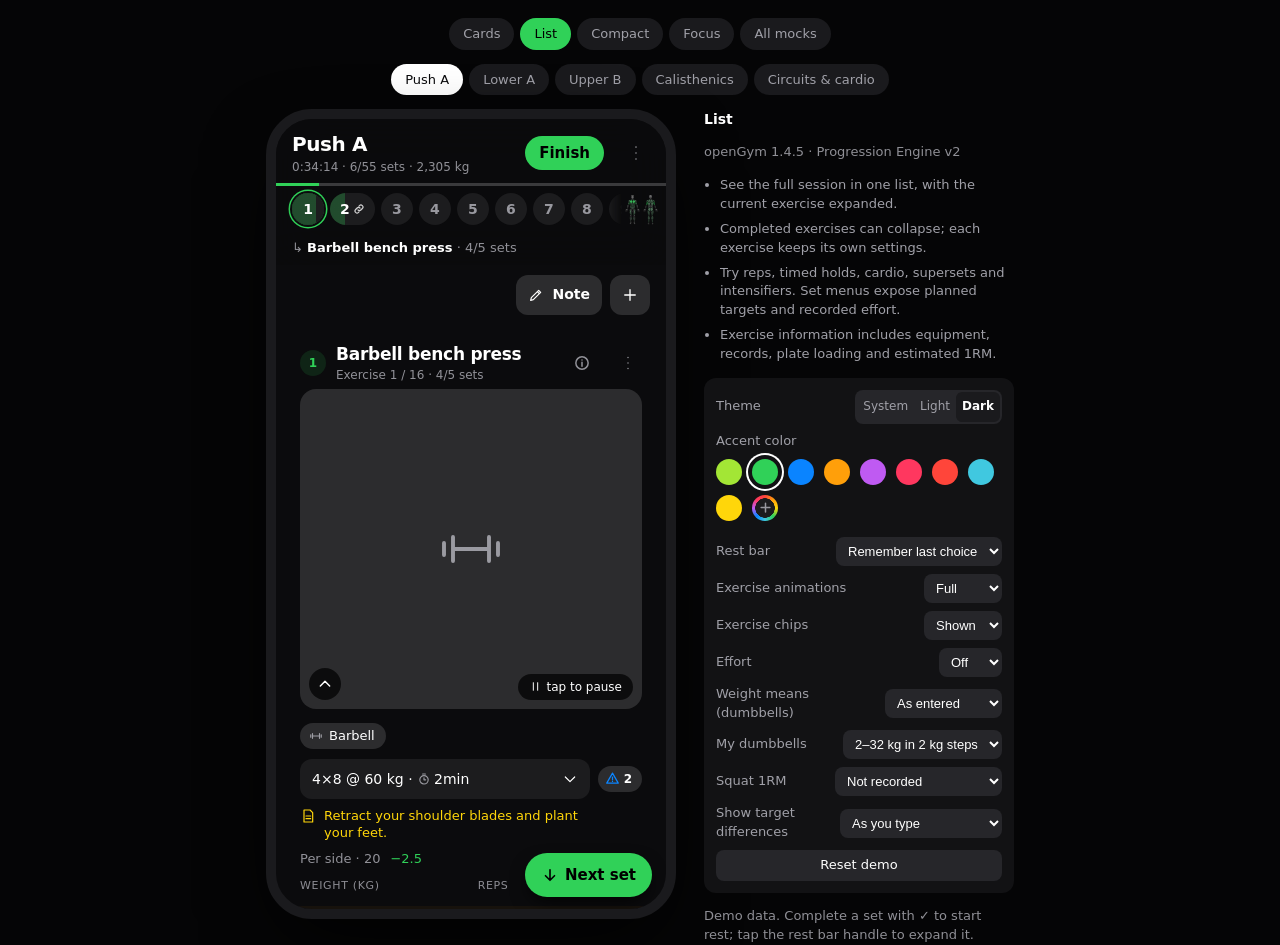
<file: list.html>
<!doctype html>
<html lang="en"><head><meta charset="utf-8"><meta name="viewport" content="width=device-width,initial-scale=1,viewport-fit=cover">
<title>openGym — List (design mock)</title>
<link rel="stylesheet" href="shared.css">
<style>
#hx{font-size:13px;color:var(--label-2);padding:6px 0 8px;white-space:nowrap;overflow:hidden;text-overflow:ellipsis}
#hx b{color:var(--label);font-weight:600}
.wl{display:flex;flex-direction:column;padding-top:6px}

.wl-unit{padding:6px 0 14px;border-top:.5px solid var(--sep-op);margin-top:6px}
.wl-unit:first-child{border-top:0;margin-top:0}
.wl-unit.cur{background:none;border-radius:var(--r-lg);padding:6px 12px 14px;margin:12px -4px;border-top:0}   
.wl-unit.done .uname{color:var(--label-2)}
.uhd{display:flex;align-items:center;gap:6px}
.uhd .tap{flex:1;min-width:0;min-height:48px;display:flex;align-items:center;gap:10px;text-align:left}   
.uhd .tap:active{opacity:.7}
.ubadge{width:26px;height:26px;border-radius:50%;display:grid;place-items:center;flex:none;font-size:12px;font-weight:600;background:var(--surface-2);color:var(--label-2)}
.done .ubadge{background:var(--acc);color:var(--on-acc)}.cur .ubadge{background:var(--acc-soft);color:var(--acc-ink)}
.uname{font-size:17px;font-weight:600;letter-spacing:-.015em;text-wrap:balance}
.usub{font-size:var(--fs-label);color:var(--label-2);margin-top:1px;font-variant-numeric:tabular-nums}
.ubody{display:flex;flex-direction:column;gap:8px;padding-top:2px}
.ubody .sethead{padding-top:4px}
.ss-st+.ss-st{margin-top:10px;padding-top:10px;border-top:.5px solid var(--sep-op)}.ss-name{font-weight:600;padding:2px 6px 6px}
.jump{position:absolute;right:14px;bottom:calc(var(--tab-h) + var(--rest-h) + 12px);z-index:15;height:44px;padding:0 16px;border-radius:99px;background:var(--acc);color:var(--on-acc);
  font-weight:600;display:flex;align-items:center;gap:6px;box-shadow:0 8px 20px -6px #000;transition:transform var(--fast) var(--ease),opacity var(--fast)}
.jump[hidden]{display:none}
</style><script src="theme.js"></script></head>
<body data-mode="list">
<div id="notes" hidden><li>See the full session in one list, with the current exercise expanded.</li><li>Completed exercises can collapse; each exercise keeps its own settings.</li></div>
<script src="bodypaths.js"></script>
<script src="shared.js"></script>
<script>
const OPEN={},uname=unitName,COLL=()=>sg('og-collapse','1')==='1';
const udone=u=>UNITS[u].ex.flatMap(e=>S.sets[e]).filter(s=>s.d).length, utot=u=>req(UNITS[u].ex).length;
const summ=u=>`${utot(u)} sets · ${UNITS[u].ex.map(lastVal).join(' / ')}`;

function body(u){const un=UNITS[u];
  if(un.ss)return`<div class="ubody">${ssMedia(u)}<div class="ss-hd">${ic('link',14,2)}${ssHd(u)}</div>${ssBody(u,{abc:true})}</div>`;
  const id=un.ex[0],ex=EX[id],nx=nextOpen(u),i=nx&&nx.e===id?nx.i:S.sets[id].length-1;
  return`<div class="ubody">${mediaHTML(id)}${eqChip(id)}${planUI(id)}
  ${ex.pin?`<div class="note pin">${ic('note',16)}${ex.pin}</div>`:''}${plateLine(id,i)}${sethead(id)}${S.sets[id].map((_,k)=>setRow(id,k)).join('')}${setCtl(id)}</div>`}

const un_ss=u=>!!UNITS[u].ss;
function unit(u){const done=unitDone(u),cur=u===S.cur,open=cur||(done&&COLL()?!!OPEN[u]:true),n=udone(u),t=utot(u);
  return`<section class="wl-unit${cur?' cur':''}${done?' done':''}" data-u="${u}"${cur?' aria-current="true"':''}>
  <div class="uhd"><button class="tap" data-pick="${u}" aria-expanded="${open}"><span class="ubadge">${done?ic('check',14,2.6):u+1}</span>
    <span><div class="uname">${uname(u)}</div><div class="usub">${done&&!open?summ(u):`Exercise ${u+1} / ${UNITS.length} · ${n}/${t} sets`}</div></span></button>
    ${un_ss(u)?'':infoBtn(UNITS[u].ex[0])}<button class="ibtn" data-act="excfg" data-ex="${UNITS[u].ex.join(',')}" aria-label="Exercise settings: ${uname(u)}">${ic('dots',20)}</button></div>
  ${open?body(u):''}</section>`}

function indicator(){const sc=$('#screen'),h=$('.whdr').offsetHeight,top=sc.getBoundingClientRect().top+h+24;let k=0;
  $$('.wl-unit').forEach((el,u)=>{if(el.getBoundingClientRect().top<=top)k=u});
  $('#hx').innerHTML=`↳ <b>${uname(k)}</b> · ${udone(k)}/${utot(k)} sets`;
  const n=$('.is-next'),j=$('#jump');if(!n){j.hidden=true;return}
  const r=n.getBoundingClientRect(),s=sc.getBoundingClientRect();j.hidden=r.top>s.top+h&&r.bottom<s.bottom-60}
ON_CHIP=u=>{if(unitDone(u)&&u!==S.cur&&COLL()&&!OPEN[u]){OPEN[u]=true;RENDER()}   
  const el=$(`.wl-unit[data-u="${u}"]`),sc=$('#screen');if(el)sc.scrollTo({top:el.getBoundingClientRect().top-sc.getBoundingClientRect().top+sc.scrollTop-$('.whdr').offsetHeight-8,behavior:'smooth'})};
let first=true;
mount(()=>{
  $('#view').innerHTML=`${exBar()}${noteCard()}<div class="wl">${UNITS.map((_,u)=>unit(u)).join('')}</div>
  <div style="margin-top:14px">${exFooter()}</div>`;
  if(!$('#jump'))$('#phone').insertAdjacentHTML('beforeend',`<button class="jump" id="jump" hidden>${ic('down',18,2.2)}Next set</button>`);
  indicator();
  if(first){first=false;const c=$('.wl-unit.cur'),sc=$('#screen');if(c)sc.scrollTop=c.getBoundingClientRect().top-sc.getBoundingClientRect().top+sc.scrollTop-$('.whdr').offsetHeight-8;indicator()}});
$('#screen').addEventListener('scroll',indicator,{passive:true});
document.addEventListener('click',e=>{
  const p=e.target.closest('[data-pick]');if(p){const u=+p.dataset.pick;if(unitDone(u)&&u!==S.cur&&COLL())OPEN[u]=!OPEN[u];else S.cur=u;save();RENDER();return}
  const s=e.target.closest('[data-say]');if(s)toast(s.dataset.say);
  if(e.target.closest('#jump')){const n=$('.is-next');n&&n.scrollIntoView({block:'center',behavior:'smooth'})}});
</script></body></html>
</file>
<file: theme.css>
/* Theme and accent tokens, copied from the app's index.css (openGym 1.4.5): light theme, the nine
   accent presets, the text-ink shades and the swatch picker. The mocks keep their own dark surfaces. */
:root{
  --teal:#40c8e0; --indigo:#5e5ce6; --pink:#ff375f; --mint:#63e6e2; --brown:#ac8e68; --grey:#8e8e93;
  --acc-ink:var(--acc); --green-ink:var(--green); --orange-ink:var(--orange); --red-ink:var(--red); --blue-ink:var(--blue); --purple-ink:var(--purple); --yellow-ink:var(--yellow);
  --knob-ring:transparent; --mixto:#fff; --efx:0%;
  /* page chrome around the phone (nav, side panel) */
  --page:#050506; --chrome:#1a1a1d; --chrome-el:#121214; --chrome-3:#26262a; --chrome-ink:#a0a0a8; --page-fg:#fff; --shadow-c:#000;
  --oop-lo:var(--orange-ink); --oop-hi:var(--blue-ink);
}
:root[data-theme="light"]{
  --bg:#f2f2f7; --bg-el:#f7f7fa; --surface:#ffffff; --surface-2:#ececef; --surface-3:#e3e3e8;
  --label:#000000; --label-2:rgba(60,60,67,.80); --label-3:rgba(60,60,67,.80); --label-4:rgba(60,60,67,.16);
  --sep:rgba(60,60,67,.29); --sep-op:rgba(60,60,67,.20);
  --blue:#007aff; --green:#34c759; --red:#ff3b30; --orange:#ff9500; --yellow:#ffcc00; --teal:#30b0c7; --indigo:#5856d6; --pink:#ff2d55; --purple:#af52de; --mint:#00c7be; --brown:#a2845e;
  --acc-2:#248a3d; --on-acc:#ffffff;
  --green-ink:#1a7f37; --orange-ink:#a85200; --red-ink:#d70015; --blue-ink:#0058c4; --purple-ink:#8944ab; --yellow-ink:#8f5e00;
  --mixto:#000; --efx:48%;
  --page:#dcdce2; --chrome:#ffffff; --chrome-el:#f1f1f5; --chrome-3:#e3e3e8; --chrome-ink:#55555c; --page-fg:#000; --shadow-c:rgba(0,0,0,.28);
}
:root[data-accent="brand"] { --acc:#a3e635; --acc-2:#84cc16; --on-acc:#0c0e12; --knob-ring:rgba(0,0,0,.28); --green:#a3e635; --on-green:#0c0e12 }
:root[data-theme="light"][data-accent="brand"] { --acc:#84cc16; --acc-2:#65a30d; --green:#84cc16; --green-ink:#4a7a0e }
:root[data-accent="lime"]  { --acc:var(--green);  --acc-2:#248a3d; --on-acc:#000 }
:root[data-accent="sky"]   { --acc:var(--blue);   --acc-2:#0060df; --on-acc:#fff }
:root[data-accent="orange"]{ --acc:var(--orange); --acc-2:#c76b00; --on-acc:#000 }
:root[data-accent="violet"]{ --acc:var(--purple); --acc-2:#8944ab; --on-acc:#fff }
:root[data-accent="pink"]  { --acc:var(--pink);   --acc-2:#d70036; --on-acc:#fff }
:root[data-accent="red"]   { --acc:var(--red);    --acc-2:#d70015; --on-acc:#fff }
:root[data-accent="teal"]  { --acc:var(--teal);   --acc-2:#0071a4; --on-acc:#000 }
:root[data-accent="gold"]  { --acc:var(--yellow); --acc-2:#b25000; --on-acc:#000; --knob-ring:rgba(0,0,0,.28) }
:root[data-theme="light"][data-accent="brand"] { --acc-ink:#4a7a0e }
:root[data-theme="light"][data-accent="lime"]  { --acc-ink:#1a7f37 }
:root[data-theme="light"][data-accent="sky"]   { --acc-ink:#0062cc }
:root[data-theme="light"][data-accent="orange"]{ --acc-ink:#a85200 }
:root[data-theme="light"][data-accent="violet"]{ --acc-ink:#8944ab }
:root[data-theme="light"][data-accent="pink"]  { --acc-ink:#d70036 }
:root[data-theme="light"][data-accent="red"]   { --acc-ink:#d70015 }
:root[data-theme="light"][data-accent="teal"]  { --acc-ink:#0071a4 }
:root[data-theme="light"][data-accent="gold"]  { --acc-ink:#8f5e00 }
:root[data-theme="light"][data-accent="lime"],:root[data-theme="light"][data-accent="teal"]{ --on-acc:#000 }
:root[data-theme="light"][data-accent="brand"]{ --on-acc:#0c0e12 }
:root[data-theme="light"][data-accent="sky"],:root[data-theme="light"][data-accent="violet"],:root[data-theme="light"][data-accent="pink"],:root[data-theme="light"][data-accent="red"]{ --on-acc:#fff }
:root{color-scheme:dark;caret-color:var(--acc-ink)}:root[data-theme="light"]{color-scheme:light}
::selection{background:var(--acc-line);color:inherit}
/* swatch picker (Settings → Look & Home in the app) */
.swatches{display:flex;gap:12px;flex-wrap:wrap}
.swatch{width:32px;height:32px;border-radius:50%;flex:none;position:relative;transition:transform var(--fast,140ms);border:0;cursor:pointer}
.swatch:active{transform:scale(.92)}
.swatch.on::after{content:'';position:absolute;inset:-4px;border-radius:50%;box-shadow:0 0 0 2px var(--label,var(--page-fg));pointer-events:none}
.swatch-own{display:inline-flex;align-items:center;justify-content:center;font-size:15px}
.swatch-own.unset{background:radial-gradient(circle,var(--surface,#1c1c1e) 0 52%,transparent 54%),conic-gradient(#ff453a,#ff9f0a,#ffd60a,#30d158,#40c8e0,#0a84ff,#bf5af2,#ff375f,#ff453a);color:var(--label-2)}
.swatch-input{position:absolute;inset:0;width:100%;height:100%;opacity:0;border:0;padding:0;margin:0;border-radius:50%;cursor:pointer;-webkit-appearance:none;appearance:none}
.swatch-note{font-size:12px;color:var(--label-2);flex-basis:100%}
</file>
<file: shared.css>
@import url(theme.css);

:root{
  --bg:#0b0b0d;                     
  --bg-el:#131316;
  --surface:#1c1c1e; --surface-2:#2c2c2e; --surface-3:#3a3a3c;
  --label:#fff; --label-2:rgba(235,235,245,.60); --label-3:rgba(235,235,245,.58); --label-4:rgba(235,235,245,.18);
  --sep:rgba(84,84,88,.60); --sep-op:rgba(84,84,88,.34);
  --blue:#0a84ff; --green:#30d158; --red:#ff453a; --orange:#ff9f0a; --yellow:#ffd60a;
  --acc:var(--green); --acc-2:#248a3d; --purple:#bf5af2; --on-acc:#000;
  --acc-soft:color-mix(in srgb,var(--acc) 13%,transparent);
  --acc-line:color-mix(in srgb,var(--acc) 38%,transparent);
  --r-sm:8px; --r:12px; --r-lg:16px; --r-xl:22px; --r-card:14px;
  --ease:cubic-bezier(.32,.72,0,1); --fast:140ms; --med:220ms;
  
  --fs-label:12px; --fs-body:15px; --fs-title:20px; --fs-display:32px;
}
*{box-sizing:border-box;margin:0;padding:0}
html,body{height:100%}
body{background:var(--page);color:var(--label);font:15px/1.35 -apple-system,BlinkMacSystemFont,"SF Pro Text",Inter,system-ui,sans-serif;
  -webkit-font-smoothing:antialiased;min-height:100vh;display:flex;flex-direction:column;align-items:center;gap:14px;padding:18px 16px}
button{font:inherit;color:inherit;background:none;border:0;cursor:pointer;-webkit-tap-highlight-color:transparent}
input{font:inherit;color:inherit}
.ic{display:block;flex:none}

.num,.tnum,.sethead,.wsub,.rest-t,.plateline,.cnt,.seg-lbl,.kg{font-variant-numeric:tabular-nums}


.top{display:flex;gap:6px;flex-wrap:wrap;justify-content:center}
.top a{padding:7px 14px;border-radius:99px;background:var(--chrome);color:var(--chrome-ink);text-decoration:none;font-size:13px;font-weight:500}
.top a.on{background:var(--acc);color:var(--on-acc)}
.row{display:flex;gap:28px;align-items:flex-start;justify-content:center;width:100%}
.aside{width:310px;color:var(--chrome-ink);font-size:13px;line-height:1.45;display:flex;flex-direction:column;gap:14px;position:sticky;top:18px}
.aside h3{color:var(--page-fg);font-size:14px;font-weight:600}
.aside ul{padding-left:16px;display:flex;flex-direction:column;gap:6px}
.aside b{color:var(--page-fg);font-weight:600}
.aside .ctl{display:flex;flex-direction:column;gap:8px;background:var(--chrome-el);border-radius:12px;padding:12px}
.aside label{display:flex;justify-content:space-between;align-items:center;gap:10px}
.aside select,.aside .abtn{background:var(--chrome-3);color:var(--page-fg);border:0;border-radius:8px;padding:6px 8px;font-size:13px}
.aside .abtn{cursor:pointer}
@media(max-width:900px){.aside{display:none}}
@media(max-width:520px){body{padding:0;gap:0}.top{display:none}.phone{border:0!important;border-radius:0!important;width:100vw!important;height:100dvh!important}}


.phone{position:relative;width:410px;height:min(844px,calc(100vh - 90px));min-height:600px;background:var(--bg);
  border:10px solid var(--chrome);border-radius:46px;overflow:hidden;display:flex;flex-direction:column;isolation:isolate;
  box-shadow:0 30px 80px -20px var(--shadow-c);--tab-h:0px;--rest-h:0px}
.screen{flex:1;overflow-y:auto;overflow-x:hidden;padding:0 16px calc(var(--rest-h) + 20px);scrollbar-width:none;scroll-behavior:smooth}
.screen::-webkit-scrollbar{display:none}


.whdr{position:sticky;top:0;z-index:6;margin:0 -16px;padding:12px 16px 0;background:color-mix(in srgb,var(--bg) 84%,transparent);
  -webkit-backdrop-filter:blur(20px);backdrop-filter:blur(20px)}
.whdr-row{display:flex;align-items:center;gap:10px}
.wt{font-size:var(--fs-title);font-weight:600;letter-spacing:-.02em}
.wsub{font-size:var(--fs-label);color:var(--label-2);margin-top:1px}
.ibtn{width:44px;height:44px;border-radius:50%;display:grid;place-items:center;color:var(--label-2);margin-left:auto;margin-right:-8px}
.ibtn:hover{background:var(--surface)}
.wprog{height:3px;background:var(--surface-3);margin:8px -16px 0;overflow:hidden}
.wprog i{display:block;height:100%;background:var(--acc);transition:width var(--med) var(--ease)}
.menu{position:absolute;top:58px;right:12px;z-index:30;background:var(--surface-2);border-radius:var(--r);padding:6px;min-width:190px;box-shadow:0 14px 40px -8px var(--shadow-c)}
.menu[hidden]{display:none}
.menu .mh{font-size:11px;color:var(--label-2);text-transform:uppercase;letter-spacing:.06em;padding:8px 10px 4px}
.menu a{display:flex;justify-content:space-between;align-items:center;gap:12px;padding:11px 10px;border-radius:8px;color:var(--label);text-decoration:none;font-size:15px}
.menu a:hover{background:var(--surface-3)}.menu a.on{color:var(--acc-ink)}


.btn{height:46px;padding:0 16px;border-radius:var(--r);background:var(--surface-2);font-weight:600;display:inline-flex;align-items:center;justify-content:center;gap:8px;
  transition:transform var(--fast) var(--ease),background var(--fast)}
.btn.primary{background:var(--acc);color:var(--on-acc)}
.btn.ghost{background:transparent;color:var(--label-2)}
.btn[disabled]{opacity:.4;pointer-events:none}

.btn:active,.chip:active,.chk:active,.rbtn:active,.ibtn:active,.seg:active{transform:scale(.98)}
:focus-visible{outline:2px solid var(--acc);outline-offset:2px;border-radius:6px}
.chip{display:inline-flex;align-items:center;height:24px;padding:0 9px;border-radius:99px;background:var(--surface-2);color:var(--label-2);font-size:var(--fs-label)}
.muted{color:var(--label-2)}.small{font-size:13px}

.stp{display:flex;align-items:center;background:var(--surface-2);border-radius:var(--r-sm);height:40px;min-width:0}
.stp button{width:30px;height:40px;display:grid;place-items:center;color:var(--label);position:relative;flex:none;border-radius:var(--r-sm)}
.stp button::before{content:"";position:absolute;inset:-6px -2px}               
.stp button:active{background:var(--surface-3)}
.stp .num{flex:1;min-width:0;width:100%;height:100%;text-align:center;background:none;border:0;outline:0;font-size:17px;font-weight:600;letter-spacing:-.012em;
  -moz-appearance:textfield;appearance:textfield}
.stp .num::-webkit-inner-spin-button{display:none}
.stp .num:focus{background:var(--surface-3);border-radius:4px}
.stp .num::placeholder{color:var(--label-2)}
.stp.w{flex:1.4}.stp.r{flex:1}


.sethead{display:flex;gap:6px;padding:0 6px 4px;font-size:11px;color:var(--label-3);text-transform:uppercase;letter-spacing:.06em}
.sethead .n{width:26px;flex:none}.sethead .w{flex:1.9}.sethead .r{flex:1}.sethead .c{width:36px;flex:none}
.setrow{display:flex;align-items:center;gap:6px;padding:6px;border-radius:var(--r-sm);position:relative}
.setrow .n{width:26px;height:26px;border-radius:50%;display:grid;place-items:center;flex:none;font-size:12px;font-weight:600;background:var(--surface-2);color:var(--label-2);
  transition:background var(--med) var(--ease),color var(--med) var(--ease)}
.setrow.wu .n{color:var(--orange-ink)}
.setrow.is-next{background:var(--acc-soft)}
.setrow.done .n{background:var(--acc-soft);color:var(--acc-ink)}
.setrow.done .stp{background:transparent}
.setrow.done .stp button{opacity:.7}
.chk{width:44px;height:44px;flex:none;border-radius:12px;border:1.5px solid var(--label-4);display:grid;place-items:center;color:transparent;
  transition:background var(--fast),border-color var(--fast),transform var(--fast) var(--ease)}
.setrow.done .chk{background:var(--acc-soft);border-color:transparent;color:var(--acc-ink)}
.chk.pop svg{animation:pop 180ms var(--ease)}
@keyframes pop{from{transform:scale(.4)}to{transform:scale(1)}}
.card{background:var(--surface);border-radius:var(--r-card);padding:10px 0 6px}

.plateline{font-size:13px;color:var(--label-2);display:flex;flex-wrap:wrap;gap:4px 10px;align-items:center}
.plateline .moves{color:var(--acc-ink)}
.note{display:flex;gap:8px;align-items:flex-start;font-size:13px;color:var(--label-2);text-wrap:pretty}
.note svg{margin-top:1px}.note.pin{color:var(--yellow-ink)}
.ex-name{font-size:var(--fs-title);font-weight:600;letter-spacing:-.02em;text-wrap:balance}   
.tags{display:flex;gap:6px;flex-wrap:wrap}
.ss-hd{display:flex;align-items:center;gap:6px;color:var(--acc-ink);font-size:var(--fs-label);font-weight:600;text-transform:uppercase;letter-spacing:.06em}
.round-sum{display:flex;align-items:center;gap:8px;width:100%;padding:8px 6px;font-size:14px;color:var(--label-2);text-align:left}
.round-sum .n{width:26px;height:26px;border-radius:50%;display:grid;place-items:center;font-size:12px;font-weight:600;background:var(--surface-2);color:var(--label-3)}
.round-sum.done .n{background:var(--acc-soft);color:var(--acc-ink)}
.round-sum .v{margin-left:auto;font-variant-numeric:tabular-nums}


.rest{position:absolute;left:8px;right:8px;bottom:calc(var(--tab-h) + 8px);z-index:20;background:var(--surface-2);border-radius:var(--r-lg);
  box-shadow:0 12px 36px -8px var(--shadow-c), inset 0 0 0 .5px var(--sep);display:flex;flex-direction:column;max-height:45%;animation:up var(--med) var(--ease)}
.rest[hidden]{display:none}
@keyframes up{from{transform:translateY(16px);opacity:0}}
.rest-handle{height:22px;display:grid;place-items:center;flex:none}
.rest-handle span{width:36px;height:4px;border-radius:2px;background:var(--label-4)}
.rest-detail{display:none;padding:0 14px 10px;overflow-y:auto;font-size:14px;flex-direction:column;gap:6px}
.rest.open .rest-detail{display:flex}
.rest-detail .rd-k{font-size:11px;color:var(--label-3);text-transform:uppercase;letter-spacing:.06em}
.rest-detail .rd-t{font-size:16px;font-weight:600;text-wrap:balance}.rest-detail .rd-t span{color:var(--label-2);font-weight:400}
.rest-detail .rd-v{font-size:26px;font-weight:600;letter-spacing:-.02em;font-variant-numeric:tabular-nums}
.rest-main{display:flex;align-items:center;gap:8px;padding:0 10px 10px 14px;flex:none}
.rest-t{display:flex;flex-direction:column;min-width:52px}.rest-t b{font-size:22px;font-weight:600;letter-spacing:-.02em;line-height:1.1}.rest-t small{font-size:11px;color:var(--label-2)}
.rest-prog{flex:1;height:4px;border-radius:2px;background:var(--surface-3);overflow:hidden;min-width:20px}.rest-prog i{display:block;height:100%;background:var(--acc);transition:width 1s linear}
.rbtn{min-width:40px;height:36px;padding:0 9px;border-radius:10px;background:var(--surface-3);font-size:13px;font-weight:600;display:grid;place-items:center}
.rbtn.pri{background:var(--acc);color:var(--on-acc)}
.rest.ready .rest-t b{color:var(--acc-ink)}

@media(prefers-reduced-motion:reduce){
  *,*::before,*::after{animation-duration:.01ms!important;transition-duration:.01ms!important;scroll-behavior:auto!important}
}


.sethead .e{text-align:center}
.setrow .stp:not(.effcell-stp) button{width:24px}
.eff .stp.w{flex:1.2}.eff .stp.r{flex:1}.eff .stp:not(.effcell-stp) button{width:22px}.eff .stp .num{font-size:15px}

.effcell{flex:1 1 0;min-width:0;box-sizing:border-box;height:44px;border-radius:10px;background:var(--surface-2);border:1.5px solid transparent;color:var(--label);font-size:15px;font-weight:600;
  letter-spacing:-.01em;font-variant-numeric:tabular-nums;white-space:nowrap;line-height:1;display:flex;align-items:center;justify-content:center;transition:background var(--fast),transform var(--fast),border-color var(--fast)}
.effcell:active{transform:scale(.94)}
.effcell.is-empty{color:var(--label-2);font-weight:500;font-size:12px;letter-spacing:.02em}
.effcell.ph{visibility:hidden}
.setrow .stp.effcell-stp{height:44px}
.effcell-stp button{color:inherit}
.effcell-stp>button[data-act]:not(.val),.effcell-stp>button[data-d]{width:20px;height:44px;opacity:.85;flex:0 1 auto;min-width:14px}
.effcell-stp .val{flex:1;min-width:26px;display:flex;align-items:center;justify-content:center;font-size:15px;font-weight:600;letter-spacing:-.01em;font-variant-numeric:tabular-nums;line-height:1;align-self:stretch;color:inherit;width:auto}
.effcell-stp .val:active{background:var(--surface-3)}
.effcell-stp.plain .val{width:100%}
.effcell-stp .val .num{width:100%;font-size:17px;font-weight:600;color:inherit;text-align:center}
.effcell-stp .val .num::placeholder{color:var(--label-2);font-weight:500}


.mback{position:absolute;inset:0;z-index:50;background:rgba(0,0,0,.4);-webkit-backdrop-filter:blur(2px);backdrop-filter:blur(2px);animation:fade .2s}
@keyframes fade{from{opacity:0}}
.sheet{position:absolute;inset-inline:0;bottom:0;background:var(--bg-el);border-radius:var(--r-xl) var(--r-xl) 0 0;padding:8px 18px 20px;max-height:90%;overflow-y:auto;animation:sheetup .34s var(--ease)}
@keyframes sheetup{from{transform:translateY(100%)}}
.sheet .grab{width:36px;height:5px;border-radius:99px;background:var(--label-4);margin:6px auto 14px}
.sheet h3{font-size:20px;font-weight:600;letter-spacing:-.021em;margin-bottom:14px}
.list{display:flex;flex-direction:column;gap:8px}
.item{display:flex;align-items:center;gap:12px;background:var(--surface);border-radius:var(--r-card);padding:10px 12px;min-height:60px;width:100%;text-align:start;cursor:pointer;transition:background var(--fast)}
.item:active{background:var(--surface-2)}
.item .tt{font-size:16px;line-height:1.25;letter-spacing:-.009em}.grow{flex:1;min-width:0}
.lrow-i{width:29px;height:29px;border-radius:7px;flex:none;display:flex;align-items:center;justify-content:center;background:var(--tint,var(--acc));color:#fff}
.menu-list .menu-item{min-height:52px;padding:8px 12px}
.menu-list .menu-item .lrow-i{width:32px;height:32px;font-size:16px;background:var(--surface-2);color:var(--label)}
.menu-list .menu-item.disabled{opacity:.4;pointer-events:none}
.menu-on{color:transparent;flex:none}.menu-on.is-on{color:var(--acc-ink)}
.effpick.menu-list .menu-item .effpick-n{background:color-mix(in srgb,var(--bc) 24%,var(--surface-2));color:color-mix(in srgb,var(--bc) 55%,var(--mixto));font-size:13px;font-weight:600;letter-spacing:-.02em;font-variant-numeric:tabular-nums}
.effpick .menu-item.on{background:color-mix(in srgb,var(--bc) 14%,var(--surface))}
.effpick .menu-on.is-on{color:var(--bc)}
.effpick .effpick-free{padding-inline-end:8px}.effpick .effpick-free .stp{flex:none;width:148px}
.input{width:100%;background:var(--surface);border:0;border-radius:var(--r);padding:12px;color:var(--label);font:inherit;font-size:16px;resize:none;outline:0}
.input:focus{box-shadow:inset 0 0 0 1.5px var(--acc)}
.searchbox{display:flex;align-items:center;gap:8px;background:var(--surface);border-radius:var(--r);padding-left:12px;margin-bottom:10px;color:var(--label-3)}.searchbox .input{background:none}
.plus-b{width:32px;height:32px;border-radius:50%;background:var(--acc-soft);color:var(--acc-ink);display:grid;place-items:center;flex:none}
.btn.tinted{background:var(--acc-soft);color:var(--acc-ink)}
.snote{display:flex;gap:8px;align-items:flex-start;width:100%;text-align:start;margin:10px 0 0;padding:10px 12px;border-radius:var(--r);background:var(--surface);color:var(--label-2);font-size:14px;text-wrap:pretty}
.snote svg{margin-top:2px;color:var(--acc-ink)}
.effcell-stp{border:1.5px solid transparent;border-radius:10px}

.nav{display:flex;gap:8px}.nav .btn:first-child{flex:1}.nav .btn:last-child{flex:2}
.fin{display:flex;flex-direction:column;align-items:center;gap:4px}.fin .btn{width:100%}.fin small{color:var(--label-2);font-size:var(--fs-label)}


.exmedia{position:relative;border-radius:var(--r-lg);overflow:hidden;background:var(--surface-2);color:var(--label-3);height:320px;display:grid;place-items:center;cursor:pointer;flex:none}
.exmedia.compact{height:120px}.exmedia.mini{height:84px}.exmedia.compact .gifhint{display:none}   
.ssmedia{display:grid;grid-auto-flow:column;grid-auto-columns:1fr;gap:8px}
.exmedia .mfig{animation:mv 1.6s ease-in-out infinite alternate}.exmedia.paused .mfig{animation-play-state:paused}
@keyframes mv{from{transform:translateY(3px) rotate(-2deg)}to{transform:translateY(-3px) rotate(2deg)}}
.exmedia .gifhint,.exmedia .giftoggle{position:absolute;bottom:9px;display:inline-flex;align-items:center;gap:4px;background:rgba(0,0,0,.72);color:#fff;border-radius:99px;padding:5px 11px;font-size:12px;font-weight:500}
.exmedia .gifhint{inset-inline-end:9px}.exmedia .giftoggle{inset-inline-start:9px}.exmedia.mini .giftoggle{bottom:auto;top:50%;transform:translateY(-50%)}


.xbar{display:flex;gap:8px;align-items:center}.xbar .grow{flex:1}
.xbar .btn{height:40px;font-size:14px;padding:0 12px}.xbar .btn.sq{width:40px;padding:0;flex:none}.xbar .btn.nx{flex:1;min-width:0}.xbar .btn.xs{flex:none}
.fin .btn{height:36px;font-size:14px;font-weight:500}.fin .btn.primary{height:44px;font-weight:600}
#view>.xbar:first-child{margin-top:10px}

.rest-detail .rd-row{display:flex;flex-direction:column;gap:2px;padding:8px 0;border-top:.5px solid var(--sep-op)}
.rest-detail .rd-row.dn{opacity:.55}.rest-detail .rd-row .rd-t svg{display:inline;vertical-align:-2px;color:var(--acc-ink)}
.rest-detail .rd-v.sm{font-size:20px}


.rgrp+.rgrp{margin-top:4px}
.rhd{display:flex;align-items:center;gap:8px;width:100%;min-height:44px;padding:0 6px;text-align:left;color:var(--label-2);border-radius:var(--r-sm)}
.rhd .n{width:26px;height:26px;border-radius:50%;display:grid;place-items:center;font-size:12px;font-weight:600;background:var(--surface-2);color:var(--label-2);flex:none;font-variant-numeric:tabular-nums}
.rgrp.done .rhd .n{background:var(--acc-soft);color:var(--acc-ink)}.rgrp.cur .rhd .n{background:var(--acc-soft);color:var(--acc-ink)}
.rt{font-size:15px}.rgrp.cur .rt{color:var(--label);font-weight:600}
.rs{flex:1;text-align:right;font-size:13px;white-space:nowrap;overflow:hidden;text-overflow:ellipsis}
.rgrp.fut:not(.open) .rhd{opacity:.6}
.rname{font-size:12px;font-weight:600;color:var(--label-2);padding:6px 6px 0}.rname span{font-weight:400;color:var(--label-3)}
.rbody{padding-bottom:4px}


.setrow .stp .num{color:var(--label-2)}
.setrow.is-next .stp .num{color:var(--label);font-weight:600}
.setrow:not(.is-next) .effcell-stp{opacity:.65}
.setrow:not(.is-next) .effcell.is-empty{opacity:.7}



.kv{display:grid;grid-template-columns:96px 1fr;gap:8px}.kv>:first-child{color:var(--label);font-weight:600}.kv>:last-child{font-variant-numeric:tabular-nums}
.plan{display:flex;flex-direction:column;gap:6px;min-width:0}.prow{display:flex;align-items:center;gap:8px;min-width:0}
.pchip{display:flex;align-items:center;justify-content:space-between;gap:8px;width:100%;min-height:40px;padding:0 12px;border-radius:var(--r);background:var(--surface);color:var(--label);font-size:14px;font-variant-numeric:tabular-nums;text-align:left;min-width:0}
.pctx,.pdet{display:grid;gap:8px;padding:2px 6px 6px;font-size:14px}.pdet{padding-top:0}
.plink{display:inline-flex;align-items:center;gap:4px;color:var(--acc-ink);font-size:13px;font-weight:600;min-height:32px;justify-self:start}
.how p{margin:4px 0 0;color:var(--label)}
.pchips{color:var(--label);font-size:14px;margin:2px 0 10px}
.ss-ord{display:flex;flex-direction:column;gap:6px;padding:4px 0 6px}.ss-rest{padding:0 6px}.ss-rest .rchip{display:inline-flex;align-items:center;gap:6px;min-height:32px;padding:0 10px;border-radius:var(--r);background:var(--surface);color:var(--label);font-size:13px;font-variant-numeric:tabular-nums}.ss-rest .ic{color:var(--label-2)}
.plan.ss .pchip{width:auto;flex:none;max-width:70%;min-height:32px;padding:0 10px;font-size:13px}
.plan.ss .L{width:18px;height:18px;border-radius:50%;background:var(--surface-2);color:var(--label);display:grid;place-items:center;font-size:11px;font-weight:700;flex:none;margin-left:6px}
.plan.ss .nm{min-width:0;white-space:nowrap;overflow:hidden;text-overflow:ellipsis;font-size:14px;color:var(--label)}
.sctl{padding:4px 6px 2px}.sctl .L{width:18px;height:18px;border-radius:50%;background:var(--surface-2);color:var(--label);display:grid;place-items:center;font-size:11px;font-weight:700;flex:none;margin:0 6px 0 0}.sbtns{display:flex;align-items:center;flex-wrap:wrap;gap:2px}
.btn.sm{height:32px;padding:0 10px;font-size:12px;font-weight:500;gap:5px;background:none;color:var(--label-3)}.btn.sm:active{background:var(--surface-2)}.sctl.cur .btn.sm{color:var(--acc-ink)}   
.setrow button.n{cursor:pointer}
.subrow{display:flex;align-items:center;gap:6px;padding:3px 6px 3px 40px}.subn{font-size:11px;color:var(--label-3);flex:none;width:46px}
.subrow .stp.mini{flex:1;height:32px;min-width:0}.subrow .stp.mini+.stp.mini{flex:.8}.stp.mini button{width:26px;height:32px}.stp.mini .num{font-size:14px}
.subrow .dim{flex:1;font-size:12px;color:var(--label-3)}.sx{width:30px;height:30px;border-radius:50%;display:grid;place-items:center;flex:none;color:var(--label-2)}.sx:active{background:var(--surface-2)}


.setrow .more{width:28px;height:36px;flex:none;display:grid;place-items:center;color:var(--label);margin-left:-2px;border-radius:var(--r-sm)}.setrow .more:active{background:var(--surface-2)}
.sethead .m{width:28px;flex:none;margin-left:-2px}


.setrow .effcell,.setrow .stp.effcell-stp{flex:0 0 38px;width:38px;font-size:13px}.setrow .effcell-stp .val,.setrow .effcell-stp .val .num{font-size:13px}.setrow .effcell.is-empty{font-size:11px}.sethead .e{flex:0 0 38px;width:38px}

.exmedia .giftoggle{width:32px;height:32px;padding:0;justify-content:center}


.setrow,.sethead,.subrow,.rhd{margin-inline:-6px}


.subrow .stp .num{color:var(--label-2)}.subrow.on .stp .num{color:var(--label);font-weight:700}
.subrow:not(.on) .stp button,.subrow:not(.on) .sx{opacity:.7}


.setrow .chk{width:36px;height:36px;border-radius:10px}
.setrow .stp.w{flex:1.9}.eff .setrow .stp.w,.eff .sethead .w{flex:1.7}


.find{font-size:12px;color:var(--yellow-ink);margin:0 0 4px 34px}
.ptag{flex:none;font-size:12px;font-weight:600;color:var(--yellow-ink);padding:0 4px;white-space:nowrap}
.pnote{font-size:13px;color:var(--label)}
.kvbtn{display:inline-flex;align-items:center;gap:6px;text-align:left;color:var(--label);font-variant-numeric:tabular-nums;min-height:28px}
.kvbtn .ic{color:var(--label-2);flex:none}


.pchip{padding-block:6px;line-height:1.3}
.chd .pchip span{white-space:nowrap;overflow:hidden;text-overflow:ellipsis}


.setgo{width:36px;height:36px;border-radius:10px;flex:none;display:grid;place-items:center;background:var(--acc-soft);color:var(--acc-ink)}
.sethead .g{width:36px;flex:none}.sethead .sdh{width:18px;flex:none;margin-right:-2px}
.setrow.sidewrap{align-items:center}.side-rows{flex:1;min-width:0;display:flex;flex-direction:column;gap:4px}
.srow{display:flex;align-items:center;gap:6px;min-width:0}.srow .sd{width:18px;flex:none;text-align:center;font-size:12px;font-weight:700;color:var(--label-2)}
.srow.done .chk{background:var(--acc-soft);border-color:transparent;color:var(--acc-ink)}.srow.done .stp button{opacity:.7}
.ptag.ok{color:var(--acc-ink)}.pnote.acc{color:var(--acc-ink);font-weight:600}

.sidegrp{display:flex;flex-direction:column;gap:6px;padding:8px 10px;border-radius:var(--r);background:var(--surface)}.sdl{font-size:12px;font-weight:600;color:var(--label-2);text-transform:uppercase;letter-spacing:.06em}


.rhd .rt{display:inline-flex;align-items:center;gap:6px}.rgrp.done .rhd .rt{color:var(--acc-ink)}

.setrow.wu{background:color-mix(in srgb,var(--orange) 5%,transparent)}
.setrow.wu.is-next{background:color-mix(in srgb,var(--orange) 10%,transparent)}
.setrow.wu.done .chk{background:color-mix(in srgb,var(--orange) 16%,transparent);border-color:transparent;color:var(--orange-ink)}
.setrow.wu.done .n{background:color-mix(in srgb,var(--orange) 16%,transparent);color:var(--orange-ink)}
.setrow.wu .n{background:color-mix(in srgb,var(--orange) 18%,transparent);color:var(--orange-ink)}
.setrow.wu.is-next .stp .num{color:var(--orange-ink)}


.fpill{margin-left:auto;height:34px;padding:0 14px;border-radius:99px;background:var(--acc);color:var(--on-acc);font-weight:600;font-size:15px}.fpill+.ibtn{margin-left:0}
.menu button{display:flex;align-items:center;gap:10px;width:100%;padding:11px 10px;border-radius:8px;font-size:15px;color:var(--label);text-align:left}.menu button:hover{background:var(--surface-3)}.menu button.dng{color:var(--red,#ff453a)}
.menu .mh{border-top:.5px solid var(--sep-op);margin-top:4px}
button.rest-t{text-align:left}
.wsh{display:flex;align-items:center;justify-content:space-between;margin-bottom:6px}.wsh h3{margin:0}
.wlist{display:flex;flex-direction:column}.wrow{display:flex;align-items:center;gap:10px;min-height:52px;padding:6px 0;border-top:.5px solid var(--sep-op)}.wrow:first-child{border-top:0}.wrow .tt{font-size:16px}
.sw{width:51px;height:31px;border-radius:99px;background:var(--surface-3);position:relative;flex:none;transition:background var(--fast)}.sw::after{content:"";position:absolute;top:2px;left:2px;width:27px;height:27px;border-radius:50%;background:#fff;box-shadow:0 0 0 1px var(--knob-ring),0 1px 3px rgba(0,0,0,.25);transition:transform var(--fast)}
.sw.on{background:var(--acc)}.sw.on::after{transform:translateX(20px)}
.sgm{display:flex;background:var(--surface-2);border-radius:9px;padding:2px;flex:none}.sgm button{min-height:30px;padding:0 10px;border-radius:7px;font-size:13px;color:var(--label-2)}.sgm button.on{background:var(--surface-3);color:var(--label);font-weight:600}
.menu-item.danger .tt,.menu-item.danger .lrow-i{color:var(--red-ink)}
.wheel{position:relative;display:flex;justify-content:center;align-items:center;gap:6px;padding:8px 0}.wheel b{font-size:28px;font-weight:600}
.wband{position:absolute;left:0;right:0;top:50%;height:44px;margin-top:-22px;border-radius:10px;background:var(--surface-2);pointer-events:none}
.wcol{position:relative;z-index:1;height:220px;width:84px;overflow-y:auto;scroll-snap-type:y mandatory;scrollbar-width:none;font-size:24px;font-variant-numeric:tabular-nums;text-align:center;-webkit-mask:linear-gradient(#0000,#000 30%,#000 70%,#0000);mask:linear-gradient(#0000,#000 30%,#000 70%,#0000)}
.wcol::-webkit-scrollbar{display:none}.wcol div{height:44px;line-height:44px;scroll-snap-align:center}.wcol i{display:block;height:88px}
.wsh .btn{background:none;color:var(--acc-ink);font-weight:600;font-size:17px}


/* Plan = blue whichever way it points (the arrow says which); history = green / grey / amber on the tick, with a clock. */
:root{--oop-lo:var(--blue-ink);--oop-hi:var(--blue-ink)}
.oop-vh{position:absolute;width:1px;height:1px;overflow:hidden;clip:rect(0 0 0 0);white-space:nowrap}
.stp,.nb{position:relative}
.oopline{display:flex;flex-wrap:wrap;gap:6px;margin:0 0 6px 6px}
.oopc{position:relative;display:inline-flex;align-items:center;gap:3px;height:22px;padding:0 8px 0 5px;border-radius:99px;font-size:12px;font-weight:600;font-variant-numeric:tabular-nums}
.oopc.lo{color:color-mix(in srgb,var(--oop-lo) 55%,var(--mixto));background:color-mix(in srgb,var(--oop-lo) 16%,transparent)}
.oopc.hi{color:color-mix(in srgb,var(--oop-hi) 55%,var(--mixto));background:color-mix(in srgb,var(--oop-hi) 18%,transparent)}

.stp.oop.lo,.nb.oop.lo{box-shadow:inset 0 0 0 1.5px var(--oop-lo);background:color-mix(in srgb,var(--oop-lo) 8%,var(--surface-2))}
.stp.oop.hi,.nb.oop.hi{box-shadow:inset 0 0 0 1.5px var(--oop-hi);background:color-mix(in srgb,var(--oop-hi) 9%,var(--surface-2))}
.oopb{position:absolute;top:-7px;right:-4px;z-index:2;height:16px;padding:0 5px 0 3px;border-radius:99px;display:inline-flex;align-items:center;gap:1px;font:700 10px/16px -apple-system,system-ui,sans-serif;font-style:normal;font-variant-numeric:tabular-nums;white-space:nowrap;box-shadow:0 0 0 2px var(--bg);pointer-events:none}
.oopb.lo,.oopb.hi{background:color-mix(in srgb,var(--oop) 28%,var(--surface-3));color:color-mix(in srgb,var(--oop) 60%,var(--mixto))}.oopb.lo{--oop:var(--oop-lo)}.oopb.hi{--oop:var(--oop-hi)}

.oopp{position:relative;flex:none;display:inline-flex;align-items:center;gap:4px;height:26px;padding:0 10px 0 7px;border-radius:99px;font-size:12px;font-weight:600;font-variant-numeric:tabular-nums;background:var(--surface-2);color:var(--label);white-space:nowrap}
.oopp::before{content:"";position:absolute;inset:-9px -2px}
.oopp .ic{color:var(--oop-lo)}.oopp.hi .ic{color:var(--oop-hi)}
.nb.oop{border-radius:12px}
.prest{display:inline-flex;align-items:center;gap:3px;vertical-align:-2px}.prest .ic{color:var(--label-2)}
.exh{display:flex;align-items:flex-start;justify-content:space-between;gap:8px}.exh>div,.exh>.ex-name{min-width:0}
.wesgm{display:flex}.wesgm button{flex:1;min-height:38px;font-size:15px}.wecfg+.wecfg{margin-top:18px;padding-top:14px;border-top:.5px solid var(--sep-op)}
.sethead .w,.sethead .r{white-space:nowrap;overflow:hidden;text-overflow:ellipsis;min-width:0}


.infob{position:relative;display:inline-grid;place-items:center;width:28px;height:28px;margin-inline-start:4px;vertical-align:-6px;border-radius:50%;color:var(--label-2)}
.infob::before{content:"";position:absolute;inset:-8px}.infob:active{background:var(--surface-2)}
.uhd .infob{margin:0;flex:none;width:36px;height:36px;vertical-align:baseline}
.eqrow{display:flex;margin:6px 0 2px}.eqchip{display:inline-flex;align-items:center;gap:6px;height:26px;padding:0 11px 0 9px;border-radius:99px;background:var(--surface-2);color:var(--label);font-size:13px;font-weight:500}.eqchip .ic{color:var(--label-2)}
.plan.ss .nm small{display:block;font-size:12px;font-weight:400;color:var(--label-2);line-height:1.2}.plan.ss .infob{margin:0;flex:none}
.sec{font-size:12px;text-transform:uppercase;letter-spacing:.06em;color:var(--label-3);font-weight:600;margin:20px 0 8px}
.tag{display:inline-flex;align-items:center;gap:5px;height:26px;padding:0 10px;border-radius:99px;background:var(--surface-2);color:var(--label-2);font-size:13px}.tag.acc{background:var(--acc-soft);color:var(--acc-ink)}
.exnote{font-size:14px;color:var(--label-2);margin:6px 0}
.steps-list{margin:0;padding-inline-start:20px;display:flex;flex-direction:column;gap:8px;font-size:14px;color:var(--label);line-height:1.4}
.fav-btn.on .ic{fill:var(--yellow);color:var(--yellow-ink)}
.rm2{display:flex;gap:10px}.rmc{flex:1;display:flex;flex-direction:column;gap:4px}.rmc .stp{width:100%}.rmv{flex:1;text-align:center;font-size:17px;font-weight:600}
#exi .kv{display:flex;justify-content:space-between;font-size:14px}
.plan.ss .nm{flex:0 1 auto}.plan.ss .infob{margin-inline-end:auto}
.rmv{display:grid;place-items:center}


.chips{position:relative;display:flex;gap:6px;margin:0 -16px;padding:7px 16px 8px;overflow-x:auto;overscroll-behavior-x:contain;scrollbar-width:none;
  -webkit-mask-image:linear-gradient(90deg,transparent,#000 14px,#000 calc(100% - 14px),transparent);mask-image:linear-gradient(90deg,transparent,#000 14px,#000 calc(100% - 14px),transparent)}
.chips::-webkit-scrollbar{display:none}.chips[hidden]{display:none}
.wchip{flex:none;position:relative;display:inline-flex;align-items:center;justify-content:center;gap:3px;min-width:32px;height:32px;padding:0 10px;border-radius:99px;
  font-size:14px;font-weight:600;font-variant-numeric:tabular-nums;color:var(--label-2);background:var(--surface);
  transition:background var(--fast),color var(--fast),box-shadow var(--fast),transform var(--fast) var(--ease)}
.wchip::before{content:"";position:absolute;inset:-6px -3px}
.wchip:active{transform:scale(.94)}
.wchip .ic{opacity:.8}
.wchip.partial{color:var(--label);background:linear-gradient(90deg,color-mix(in srgb,var(--acc) 26%,var(--surface)) var(--p),var(--surface) var(--p))}
.wchip.done{color:var(--acc-ink);background:var(--acc-soft)}
.wchip.cur{color:var(--label);box-shadow:0 0 0 2px var(--bg),0 0 0 3.5px var(--acc)}
.wchip.cur.done{color:var(--acc-ink)}
.wchip.cur:not(.done):not(.partial){background:var(--surface-3)}
@media (prefers-reduced-motion:reduce){.wchip{transition:none}}


.fmark{position:absolute;right:-4px;bottom:-6px;z-index:2;width:16px;height:16px;border-radius:50%;background:var(--purple);color:#fff;display:grid;place-items:center;pointer-events:none;box-shadow:0 0 0 2px var(--bg)}.fmark .ic{width:9px;height:9px}
.fico{display:inline-flex;vertical-align:-2px;color:var(--purple-ink)}
.effcell.is-empty.fail{color:var(--purple-ink);border-color:color-mix(in srgb,var(--purple) 55%,transparent)}
.setlbl{font-size:11px;font-weight:600;color:var(--label-2);text-transform:uppercase;letter-spacing:.06em;padding:8px 6px 2px}
.setrow.c3 .stp button{width:22px}.setrow.c3 .stp .num{font-size:15px}.setrow.c3 .stp.w{flex:1.3}
.ss-rest{display:flex;align-items:center;gap:8px}.ss-note{font-size:12px;color:var(--label-2)}
.tiles{display:grid;grid-template-columns:repeat(4,1fr);gap:8px;margin-bottom:6px}.tile{background:var(--surface-2);border-radius:var(--r);padding:9px 8px}
.tile .l{font-size:11px;color:var(--label-3);text-transform:uppercase;letter-spacing:.05em}.tile .v{font-size:16px;font-weight:600;font-variant-numeric:tabular-nums;margin-top:2px;white-space:nowrap}
.fsel{height:34px;padding:0 8px;border-radius:8px;background:var(--surface-2);color:var(--label);border:0;font-size:14px}


/* colour roles: logged values, set-menu semantics, browser surfaces */
.setrow.done .stp .num{color:color-mix(in srgb,var(--acc) 55%,var(--label))}
.setrow.wu.done .stp .num{color:color-mix(in srgb,var(--orange) 60%,var(--label))}
.menu-item[data-m=wu] .lrow-i,.menu-item[data-m=wk] .lrow-i{background:color-mix(in srgb,var(--orange) 18%,var(--surface-2));color:var(--orange-ink)}
.menu-item[data-m=fail] .lrow-i{background:color-mix(in srgb,var(--purple) 18%,var(--surface-2));color:var(--purple-ink)}
.menu-item[data-m=drop] .lrow-i,.menu-item[data-m=burst] .lrow-i{background:var(--acc-soft);color:var(--acc-ink)}
.menu-item[data-m=rm] .lrow-i{background:color-mix(in srgb,var(--red) 16%,var(--surface-2));color:var(--red-ink)}
.menu-item[data-m=rm] .tt{color:var(--red-ink)}
.menu-item[data-m=fail] .menu-on.is-on{color:var(--purple-ink)}
::selection{background:var(--acc-line)}
input,textarea{caret-color:var(--acc)}
input[type=range],input[type=checkbox]{accent-color:var(--acc)}
.rmchips{display:flex;flex-wrap:wrap;gap:8px;align-items:center;margin-top:12px}.rmchips>span{flex-basis:100%}
.rmchip{height:40px;padding:0 12px;font-size:14px;font-variant-numeric:tabular-nums}
.rmchip[aria-pressed=true]{background:var(--acc);color:var(--on-acc)}
.rmcalc{font-size:13px;color:var(--label-2);font-variant-numeric:tabular-nums;margin-top:-2px}

.chip.on{background:var(--acc);color:var(--on-acc,#fff)}.chip{border:0;cursor:pointer;gap:4px}.stk .chip{min-width:44px;justify-content:center;height:32px}
.chiprow{display:flex;align-items:center;margin:0 -16px}.chiprow .chips{flex:1;min-width:0;margin:0}.mmini{flex:none;border:0;background:none;padding:0 16px 0 4px;display:flex;align-items:center;cursor:pointer;min-width:44px;min-height:44px}.mmini[hidden]{display:none}
.mbar{height:5px;border-radius:3px;background:var(--surface-2);margin-top:6px;overflow:hidden}.mbar i{display:block;height:100%;background:var(--acc)}
/* BodyMap: same geometry and styles as the app (components/BodyMap.jsx, SessionMuscles.jsx) */
.bodymap{display:flex;gap:6px;justify-content:center;align-items:flex-start;--bm-base:color-mix(in srgb,var(--label) 11%,var(--surface))}
.bm-v{flex:1;min-width:0;height:auto;max-height:min(46vh,340px)}
.bm-ph{height:200px}
.bodymap.bm-mini{gap:2px;--bm-base:color-mix(in srgb,var(--label) 26%,var(--surface))}
.bodymap.bm-mini .bm-v{flex:none;height:46px;width:auto;max-height:none}
.bodymap.bm-mini .bm-ph{height:46px;width:44px}
.bodymap.bm-mini .bm-sil{fill:color-mix(in srgb,var(--label) 34%,var(--surface))}
.bodymap.bm-mini .bm-v path{stroke-width:3}
.iconbtn.whdr-map{width:auto;height:32px;padding:0 2px;border-radius:10px}
.whdr-map .bodymap.bm-mini{gap:1px}
.whdr-map .bodymap.bm-mini .bm-v{height:30px}
.whdr-map .bodymap.bm-mini .bm-ph{height:30px;width:29px}
.bm-session .bm-m.l1{fill:color-mix(in srgb,var(--acc) 20%,var(--bm-base))}
.hm-legend{display:flex;align-items:center;gap:4px;font-size:12px;color:var(--label-2)}
.hm-c{width:12px;height:12px;border-radius:3px;background:color-mix(in srgb,var(--label) 11%,var(--surface-2))}
.hm-c.l1{background:color-mix(in srgb,var(--acc) 20%,var(--surface-2))}.hm-c.l4{background:var(--acc)}
.sm-legend{justify-content:center;gap:6px;margin:10px 0 6px}
.sm-legend .hm-c:not(:first-child){margin-inline-start:8px}
.bm-sil{fill:color-mix(in srgb,var(--label) 18%,var(--surface))}
.bm-m{fill:var(--bm-base);transition:fill var(--med,.2s) var(--ease,ease)}
.bm-m.l1{fill:color-mix(in srgb,var(--acc) 32%,var(--bm-base))}
.bm-m.l2{fill:color-mix(in srgb,var(--acc) 56%,var(--bm-base))}
.bm-m.l3{fill:color-mix(in srgb,var(--acc) 78%,var(--bm-base))}
.bm-m.l4{fill:var(--acc)}
.bm-v path{stroke:var(--surface);stroke-width:2.5;stroke-linejoin:round}
.mrow{display:flex;align-items:center;gap:9px;padding:5px 0}
.mrow .nm{flex:1;min-width:0;font-size:14px;overflow:hidden;text-overflow:ellipsis;white-space:nowrap}
.mrow .bar{width:74px;height:5px;border-radius:3px;background:var(--surface-2);flex:none;overflow:hidden}
.mrow .bar i{display:block;height:100%;background:var(--acc);border-radius:3px}
.mrow .v{font-size:12px;color:var(--label-2);min-width:64px;text-align:end;flex:none;font-variant-numeric:tabular-nums;white-space:nowrap}

.setnote-line{display:flex;align-items:center;gap:6px;width:100%;min-height:44px;padding:6px 12px;border:0;background:none;color:var(--label-2);text-align:start;font:inherit;font-size:12px;cursor:pointer}
.setnote-line span{overflow-wrap:anywhere;min-width:0}

.setrow .chk{position:relative}
.vs{position:absolute;top:-6px;right:-6px;height:15px;padding:0 3px;gap:0;border-radius:99px;display:flex;align-items:center;place-items:center;background:var(--surface-3);color:var(--label-2);box-shadow:0 0 0 2px var(--bg);pointer-events:none}
.vs.up{background:var(--acc);color:var(--on-acc)}.vs.dn{background:var(--orange);color:#000}.vs.eq .ic:last-child{display:none}.vs .ic{width:9px;height:9px}
.runp{display:flex;flex-direction:column;align-items:center;gap:6px;text-align:center;padding:8px 0 4px}.rp-k{color:var(--label-2);font-size:var(--fs-label)}
.rp-t{font-size:72px;font-weight:700;letter-spacing:-.03em;line-height:1.05}.rp-s{font-size:22px;font-weight:600}.runp-b{display:flex;gap:8px;margin:14px 0 8px;width:100%}.runp-b .btn{flex:1;min-height:46px}
@media (prefers-reduced-motion:reduce){.vs{transition:none}}
.top.scn button{padding:7px 14px;border-radius:99px;background:var(--chrome);color:var(--chrome-ink);font:inherit;font-size:13px;font-weight:500;border:0;cursor:pointer}.top.scn button.on{background:var(--label);color:var(--bg)}
.menu button[data-scn].on{color:var(--acc-ink)}

.aside .sgm{display:flex;background:var(--chrome-3);border-radius:8px;padding:2px}.aside .sgm button{flex:1;padding:5px 6px;border-radius:6px;font-size:12px;color:var(--chrome-ink)}.aside .sgm button.on{background:var(--chrome);color:var(--page-fg)}
.aside .swatches{gap:10px}.aside .swatch{width:26px;height:26px}.aside .swatch-note{color:var(--chrome-ink)}
.wlist .swatches{padding:2px 4px 8px}
.aside .acrow{display:flex;flex-direction:column;gap:8px}
</file>
<file: bodymap-app.css>
.bodymap{
  display:flex;gap:6px;justify-content:center;align-items:flex-start;
  --bm-base:color-mix(in srgb,var(--label) 11%,var(--surface));
}
.bm-v{flex:1;min-width:0;height:auto;max-height:min(46vh,340px)}
.bm-ph{height:200px}                       /* holds the space while the geometry loads */
/* The thumbnail beside a routine's name (components/MiniBodyMap.jsx): front and back, row height. */
.bm-mini-wrap{flex:none;display:flex}
.bodymap.bm-mini{gap:2px;--bm-base:color-mix(in srgb,var(--label) 26%,var(--surface))}
.bodymap.bm-mini .bm-v{flex:none;height:46px;width:auto;max-height:none}
.bodymap.bm-mini .bm-ph{height:46px;width:44px}
.bodymap.bm-mini .bm-sil{fill:color-mix(in srgb,var(--label) 34%,var(--surface))}
.bodymap.bm-mini .bm-v path{stroke-width:3}
/* The live session's body (#670, components/SessionMuscles.jsx): at the end of the exercise
   chips, and no taller than their 37px row, so it moves nothing in any layout. */
.iconbtn.whdr-map{width:auto;height:32px;padding:0 2px;border-radius:10px}
.wchips-row{display:flex;align-items:center;gap:4px}
.wchips-row>.wchips{flex:1;min-width:0}
.whdr-map .bodymap.bm-mini{gap:1px}
.whdr-map .bodymap.bm-mini .bm-v{height:30px}
.whdr-map .bodymap.bm-mini .bm-ph{height:30px;width:29px}
/* Still to come is a whisper of the accent, so the worked muscles (l3, l4) stand out from it. */
.bm-session .bm-m.l1{fill:color-mix(in srgb,var(--acc) 20%,var(--bm-base))}
.sm-legend .hm-c.l1{background:linear-gradient(var(--acc-soft),var(--acc-soft)),var(--surface-2);background:color-mix(in srgb,var(--acc) 20%,var(--surface-2))}
.mrow .v.sess{min-width:64px;font-variant-numeric:tabular-nums;white-space:nowrap}
.sm-legend{justify-content:center;gap:6px;margin:10px 0 6px}
.sm-legend .hm-c:not(:first-child){margin-inline-start:8px}
.bm-sil{fill:color-mix(in srgb,var(--label) 18%,var(--surface))}
.bm-m{fill:var(--bm-base);transition:fill var(--med) var(--ease)}
.bm-m.l1{fill:color-mix(in srgb,var(--acc) 32%,var(--bm-base))}
.bm-m.l2{fill:color-mix(in srgb,var(--acc) 56%,var(--bm-base))}
.bm-m.l3{fill:color-mix(in srgb,var(--acc) 78%,var(--bm-base))}
.bm-m.l4{fill:var(--acc)}
/* Fatigue view: attention ramp - fatigued muscles highlighted (owner tweak 2026-08-06) */
.hm-fatigue .bm-m.l4{fill:var(--red)}
.hm-fatigue .bm-m.l3{fill:var(--orange)}
.hm-fatigue .bm-m.l2{fill:var(--yellow)}
.hm-fatigue .bm-m.l1{fill:color-mix(in srgb,var(--yellow) 32%,var(--bm-base))}
/* Safari before 16.2 (the iOS app goes back to 15.5) has no color-mix(). Most declarations that
   mix have a plain one in front of them for it (color-mix-fallback.test.js keeps it that way), but
   two kinds cannot: a custom property (the mixed one parses, then fails where it is used) and a
   fill or a color, whose plain twin the CSS minifier drops as a duplicate. Those get their
   stand-ins here, after the rules they stand in for; lib/accent.js sets the accent's tints exactly. */
@supports not (color: color-mix(in srgb, red 50%, blue)) {
  :root{--acc-soft:var(--label-4);--acc-line:var(--label-3)}
  .bodymap{--bm-base:var(--surface-2)}
  .bodymap.bm-mini{--bm-base:var(--surface-3)}
  .bodymap.bm-mini .bm-sil{fill:var(--surface-3)}
  .bm-session .bm-m.l1{fill:var(--acc-soft)}
  .bm-sil{fill:var(--surface-3)}
  .bm-m.l1{fill:var(--acc-line)}
  .bm-m.l2{fill:var(--acc)}
  .bm-m.l3{fill:var(--acc)}
  .hm-fatigue .bm-m.l1{fill:rgba(255,214,10,0.32)}
}
.hm-fatigue .hm-c.l4{background:var(--red)}
.hm-fatigue .hm-c.l3{background:var(--orange)}
.hm-fatigue .hm-c.l2{background:var(--yellow)}
/* Strength view: top band pops gold (owner tweak 2026-08-06) */
.hm-strength .bm-m.l4{fill:var(--yellow);filter:drop-shadow(0 0 1.5px var(--yellow))}
.hm-strength .hm-c.l4{background:var(--yellow)}

.bm-m.sel{stroke:var(--label);stroke-width:7}
.bodymap.tappable .bm-m{cursor:pointer}
.bodymap.tappable .bm-m:focus-visible{outline:none;stroke:var(--label);stroke-width:7;filter:drop-shadow(0 0 2px var(--surface))}
/* A hairline in the surface colour separates neighbouring muscles; the artwork has no
   outline path of its own, so without this the body reads as one flat blob. */
.bm-v path{stroke:var(--surface);stroke-width:2.5;stroke-linejoin:round}

.mrow{display:flex;align-items:center;gap:9px;padding:5px 0}
.mrow .nm{flex:1;min-width:0;font-size:14px;overflow:hidden;text-overflow:ellipsis;white-space:nowrap}
.mrow .bar{width:74px;height:5px;border-radius:3px;background:var(--surface-2);flex:none;overflow:hidden}
.mrow .bar i{display:block;height:100%;background:var(--acc);border-radius:3px}
.mrow .v{font-size:12px;color:var(--label-2);min-width:52px;text-align: end;flex:none}
/* The Week view's "done/planned · %" (#573): wider than a set count, and as wide on every row, so
   the bars line up the way they do in 30d, 90d and All. coach.css has a `.cmp` of its own (the
   Coach's comparison rows) with a rule line and padding, loaded on every page: reset both here. */
.mrow .v.cmp{min-width:92px;font-variant-numeric:tabular-nums;white-space:nowrap;border-top:none;padding:0}
/* Selected-muscle fatigue detail: the legend's three bands as one bar, the value above
   its marker, the 0–100% endpoints under it and each zone named beneath itself. Ready is
   the map's unshaded base, so the left zone stays neutral; margins leave room for the
   value bubble above the bar. */
.fname{font-size:14px;padding:5px 0 0}
.fbarwrap{position:relative;height:8px;margin-top:20px}
.fbar{position:relative;display:flex;height:8px;border-radius:4px;overflow:hidden;background:var(--surface-2)}
.fbar .zone{height:100%}
.fbar .zone.ready{width:25%;background:var(--surface-3);background:color-mix(in srgb,var(--label) 14%,var(--surface-2))}
.fbar .zone.recovering{width:25%;background:var(--yellow)}
.fbar .zone.fatigued{width:50%;background:var(--red)}
.fbarwrap .knob{position:absolute;top:-3px;bottom:-3px;width:3px;border-radius:2px;background:var(--label);box-shadow:0 0 0 1.5px var(--surface);pointer-events:none}
.fbarwrap .fval{position:absolute;bottom:100%;margin-bottom:3px;transform:translateX(-50%);font-size:11px;font-weight:600;color:var(--label);white-space:nowrap;pointer-events:none}
[dir="rtl"] .fbarwrap .fval{transform:translateX(50%)}
.fends{display:flex;justify-content:space-between;font-size:10px;color:var(--label-3);margin-top:3px}
.fzones{display:flex;font-size:10px;color:var(--label-3);line-height:1.2}
/* A zone is a quarter of the bar, 64px on a 320px phone: "Восстанавливается" or "En
   recuperación" don't fit and were cut to "Восстанав…". A name may spill past its zone instead,
   centred on it, and Ready starts at the bar's start so the middle one has room on both sides. */
.fzones .z{display:flex;justify-content:center;white-space:nowrap}
.fzones .z.ready{justify-content:flex-start}
.fzones .z.ready{width:25%}
.fzones .z.recovering{width:25%}
.fzones .z.fatigued{width:50%}
/* A headline number inside a card — tile weight without a tile around it, for the pair of
   readings at the top of the effort card. */
.stat-v{font-size:26px;font-weight:600;letter-spacing:-.026em;line-height:1.1}
.mchips{display:flex;flex-wrap:wrap;gap:6px;margin-top:4px}
.mchip{font-size:12px;padding:4px 9px;border-radius:99px;background:var(--surface-2);color:var(--label-2)}
.mchip.miss{background:rgba(255,159,10,0.16);background:color-mix(in srgb,var(--orange) 16%,transparent);color:var(--orange)}
button.mchip{border:none;font:inherit;font-size:12px;cursor:pointer}
/* "Exercises ›" on an untrained muscle picked on the map (#553), at the end of its row. On a
   narrow phone the row has no room for it (the name shrank to nothing at 320 and 360px, and the
   Russian chip poked out of the card), so it wraps to a line of its own, still at the end; the
   name keeps enough width to be read. The ::after stretches the tap area to 33px without making
   the chip look any bigger. */
.mchip.mfind{flex:none;display:inline-flex;align-items:center;gap:2px;padding-inline-end:6px;position:relative}
.mchip.mfind::after{content:"";position:absolute;inset:-5px 0}
.mrow.has-find{flex-wrap:wrap;row-gap:4px}
.mrow.has-find .nm{flex-basis:0;min-width:64px}
.mrow.has-find .mfind{margin-inline-start:auto}

/* --- stat tiles --- */
.tiles{display:grid;grid-template-columns:1fr 1fr;gap:10px;margin-bottom:12px}
.tile{background:var(--surface);border-radius:var(--r-card);padding:14px}
.tile .l{
  color:var(--label-2);font-size:13px;font-weight:400;letter-spacing:-.004em;
  text-transform:none;display:flex;align-items:center;gap:5px;
}
.tile .l .icn{font-size:14px;color:var(--label)}
.tile .v{font-size:26px;font-weight:600;letter-spacing:-.026em;margin-top:5px;line-height:1.1}
.tile.tappable:active{background:var(--surface-2)}
/* the workout summary: time and volume share the first row, sets get the wider cell of the second
   because "15 sets · 15 work" does not fit a half */
.center .tiles.fin{grid-template-columns:repeat(6,1fr)}
.tiles.fin .tile{grid-column:span 3;min-width:0}
.tiles.fin .tile.wide{grid-column:span 4}
.tiles.fin .tile.narrow{grid-column:span 2}

/* --- PR badge --- */
.pr{
  display:inline-flex;align-items:center;gap:4px;
  background:rgba(255,214,10,0.18);background:color-mix(in srgb,var(--yellow) 18%,transparent);color:var(--yellow);
  border-radius:6px;padding:3px 8px;font-size:12px;font-weight:500;
}
.pr .icn{font-size:13px}

/* --- toast --- */
#toast{
  position:fixed;left:50%;transform:translateX(-50%) translateY(6px);
  bottom:calc(96px + var(--sab));z-index:200;
  background:var(--surface-2);background:color-mix(in srgb,var(--surface-2) 88%,transparent);
  -webkit-backdrop-filter:saturate(180%) blur(20px);backdrop-filter:saturate(180%) blur(20px);
  /* 22px, not a pill radius: one line (about 41px high) still reads as a pill, and a toast that
     wraps to four lines is a rounded box instead of a circle over the page. */
  border-radius:var(--r-xl);padding:11px 20px;font-size:15px;font-weight:500;
  box-shadow:0 10px 30px -6px rgba(0,0,0,.5);
  opacity:0;pointer-events:none;transition:opacity var(--med),transform var(--med) var(--ease);
  /* As wide as its text up to 88vw. Without a width, left:50% left it half the screen to wrap
     in, so a long message stood as a narrow column. */
  width:max-content;max-width:88vw;text-align:center;
}
#toast.show{opacity:1;transform:translateX(-50%) translateY(0)}
/* With an action (Undo): the message, then the button at the end, and the toast takes taps. */
#toast.has-action{pointer-events:auto;display:flex;align-items:center;gap:6px;padding:4px 6px 4px 6px;text-align:start}
#toast.has-action .toast-msg{flex:1;min-width:0;padding:7px 0}
#toast .toast-act{flex:none;display:inline-flex;align-items:center;gap:5px;color:var(--acc);font-weight:700;padding:8px 12px;border-radius:14px;min-height:36px}
#toast .toast-act:active{background:var(--label-4);background:color-mix(in srgb,var(--label) 10%,transparent)}
#toast .toast-act .icn{font-size:16px}
#toast .toast-x{flex:none;display:grid;place-items:center;width:36px;height:36px;border-radius:50%;color:var(--label-2)}
#toast .toast-x:active{background:var(--label-4);background:color-mix(in srgb,var(--label) 10%,transparent)}
#toast .toast-x .icn{font-size:15px}
body.no-tabbar #toast{bottom:calc(24px + var(--sab))}
body.no-tabbar.resting #toast{bottom:calc(100px + var(--sab))}

/* ---------------------------------------------------------------- misc --- */
.empty{text-align:center;color:var(--label-2);padding:44px 20px;font-size:15px;line-height:1.45}
.empty .ico{font-size:34px;color:var(--label-2);margin-bottom:12px;display:flex;justify-content:center}
.steps-list{
  padding-inline-start:18px;color:var(--label-2);font-size:15px;line-height:1.5;
  display:flex;flex-direction:column;gap:9px;
}
.steps-list::marker{color:var(--label-3)}

/* --- month calendar --- */
.cal-grid{display:grid;grid-template-columns:repeat(7,1fr);gap:5px;margin-top:10px}
.cal-h{text-align:center;font-size:11px;color:var(--label-3);font-weight:500;text-transform:uppercase;padding:2px 0}
.cal-d{
  aspect-ratio:1;border-radius:10px;background:var(--surface);
  display:flex;flex-direction:column;align-items:center;justify-content:center;gap:3px;
  font-weight:400;font-size:15px;color:var(--label);transition:background var(--fast);
}
.cal-d:active{background:var(--surface-2)}
.cal-d.has{background:var(--acc-soft);color:var(--acc)}
.cal-d.today{box-shadow:inset 0 0 0 1.8px var(--acc)}
.cal-d i{width:5px;height:5px;border-radius:50%;background:transparent}
.cal-d i.done{background:var(--acc)}
.cal-d i.plan{background:var(--label-3)}
.cal-d i.ovr{background:var(--orange)}
.cal-d i.noted{background:var(--indigo)}
.cal-legend{display:flex;gap:14px;justify-content:center;margin-top:12px;font-size:12px;color:var(--label-3)}
.cal-legend i{display:inline-block;width:6px;height:6px;border-radius:50%;margin-inline-end:5px}

/* --- accent swatches --- */
.swatches{display:flex;gap:12px;flex-wrap:wrap}
.swatch{width:32px;height:32px;border-radius:50%;flex:none;position:relative;transition:transform var(--fast)}
.swatch:active{transform:scale(.9)}
/* The ring takes no taps: over the own colour it lay on the colour input, so the picker never opened. */
.swatch.on::after{content:'';position:absolute;inset:-4px;border-radius:50%;box-shadow:0 0 0 2px var(--label);pointer-events:none}
/* The user's own colour (Settings → Accent color): a rainbow ring until there is one, then filled
   with it. The native colour input lies over it, invisible, so the tap lands on the input itself. */
.swatch-own{display:inline-flex;align-items:center;justify-content:center;font-size:15px;--icon-stroke:2.4}
.swatch-own.unset{
  background:radial-gradient(circle,var(--surface) 0 52%,transparent 54%),
    conic-gradient(#ff453a,#ff9f0a,#ffd60a,#30d158,#40c8e0,#0a84ff,#bf5af2,#ff375f,#ff453a);
  color:var(--label-2);
}
.swatch-input{position:absolute;inset:0;width:100%;height:100%;opacity:0;border:0;padding:0;margin:0;border-radius:50%;cursor:pointer;-webkit-appearance:none;appearance:none}
.swatch-note{margin-top:-4px}
/* Settings → App icon: the previews in the shape of a home-screen icon, the chosen one ringed like a swatch. */
.app-icons{flex-basis:100%;padding-inline-start:41px;display:grid;grid-template-columns:repeat(auto-fill,minmax(52px,1fr));gap:12px}
.app-icon{position:relative;aspect-ratio:1;max-width:60px;border-radius:23%;padding:0;transition:transform var(--fast)}
.app-icon img{width:100%;height:100%;display:block;border-radius:inherit;box-shadow:0 0 0 .5px var(--sep)}
.app-icon:active{transform:scale(.92)}
.app-icon:disabled{opacity:1}
.app-icon.on::after{content:'';position:absolute;inset:-4px;border-radius:27%;box-shadow:0 0 0 2px var(--acc);pointer-events:none}

/* --- supersets --- */
.ss-label{
  font-size:12px;font-weight:600;letter-spacing:-.004em;text-transform:none;
  color:var(--acc);margin-block:8px 5px;margin-inline-start:4px;display:flex;align-items:center;gap:5px;
}
.ss-label .icn{font-size:13px}
/* The routine editor's label opens the superset's name and rest (#292). */
.ss-label-btn{background:none;border:0;padding:4px 6px;margin-inline-start:-2px;border-radius:8px;cursor:pointer;font:inherit;font-size:12px;font-weight:600;min-height:28px;max-width:100%}
.ss-label-btn:active{background:var(--surface-2)}
.ss-label-btn .ss-label-name{overflow:hidden;text-overflow:ellipsis;white-space:nowrap}
.ss-label-btn .dim{font-weight:500;white-space:nowrap}
/* A1, A2…: a member's place in the round (#293). */
.ss-pos{flex:none;min-width:26px;height:22px;padding:0 5px;border-radius:7px;display:inline-flex;align-items:center;justify-content:center;font-size:11.5px;font-weight:700;color:var(--acc);background:var(--acc-soft, var(--surface-2))}
.item.in-ss{box-shadow:inset 3px 0 0 var(--acc)}
/* A past workout's detail: each exercise opens its history, and a superset's exercises share the
   routine editor's label and bar. */
.wd-ex{margin-bottom:12px;cursor:pointer;border-radius:10px}
.wd-ex>.grow{flex:1;min-width:0}
.wd-ex:active{background:var(--surface-2)}
.wd-ss{box-shadow:inset 3px 0 0 var(--acc);padding-inline-start:11px;margin-bottom:12px}
.wd-ss .ss-label{margin:0 0 8px}
.wd-ss .wd-ex:last-child{margin-bottom:0}
.ss-card{
  border-radius:var(--r-lg);padding:14px;
  background:var(--surface);box-shadow:inset 0 0 0 1.5px var(--acc-line);
}
.workout-swipe-surface{touch-action:pan-y}
.workout-swipe-stack{position:relative;isolation:isolate;overflow:hidden}
.workout-swipe-stack>.workout-swipe-card,.workout-swipe-stack>.workout-swipe-preview{min-width:0}
.workout-swipe-card{position:relative;z-index:2;background:var(--bg)}
.workout-swipe-preview{position:absolute;z-index:1;top:0;inset-inline-start:0;width:100%;pointer-events:none;background:var(--bg)}
/* A superset nests a card inside the page's own gutter, so its inset is paid twice. On a
   narrow phone that left the weight and reps steppers too tight to show a three-digit
   number — reported as "the reps textbox becomes too small when superset on mobile". The
   card only gives up its own padding; the rows inside keep their spacing.
   The give-back runs to 404 px rather than 400, because it may not end before the full insets
   fit: at 401 px they snapped back to 16 + 14 + 14 per side and took 48 px off the row while the
   screen had gained one, so a plain row with an effort column in a superset in the list view —
   285 px of cells in a 281 px card — was 4, 3, 2 and 1 px wider than its card's content box at
   401–404 px and its done tick sat in the card's side padding. 405 px is the width where those
   285 px and the three full insets first add up to the screen, so that is where it ends. */
@media (max-width:404px){
  .ss-card{padding:10px 8px}
  /* The sets card nested in a superset card or a list unit pays a second inset, and in a superset
     in the list view a third; with an L/R row's set number, badge, two steppers, effort and tick
     it is the line that decides whether the numbers fit. 8 px each, and the superset card inside
     a unit keeps 4 (none below 360), so every set row has the same 256 px at 320 as in a plain
     card, and 296–304 at 368. */
  .wl-unit .card,.ss-card .card{padding-inline:8px}
  .wl-unit .ss-card{padding-inline:4px}
}
@media (max-width:359px){
  .wl-unit .ss-card{padding-inline:0}
}
.ss-hd{
  font-size:12px;font-weight:600;color:var(--acc);margin-bottom:12px;
  text-align:center;display:flex;align-items:center;justify-content:center;gap:5px;
}
.ss-ex{position:relative}
.ss-amp{text-align:center;font-size:15px;font-weight:600;color:var(--acc);margin:14px 0 8px}

/* --- workout list view: every unit stacked, the current one outlined --- */
/* minmax(0, …): a grid's default `auto` track is at least as wide as its widest content, so a set
   row whose cells have floors (see .setrow .stp) would widen the whole unit past the screen and
   push the ticks off it. Capped, a row that does not fit overflows its own card instead. */
.workout-list{display:grid;grid-template-columns:minmax(0,1fr);gap:14px}
.wl-unit{
  border-radius:var(--r-lg);padding:14px 14px 4px;
  background:var(--surface-2);
}
/* scrolled to when the list opens (#224): clear the sticky header above it. Workout.jsx
   measures the header (--whdr-h on .workout-list, safe area included) because it grows when
   the session name wraps; the fallback is the height of a one-line header. */
.wl-unit{scroll-margin-top:calc(var(--whdr-h, var(--sat) + var(--conn) + 80px) + 16px)}
/* A superset is one unit, so finishing a member and moving to the next scrolls to that member's
   own row (Workout.jsx), not the unit: the row needs the same clearance under the sticky header,
   since scroll-margin does not inherit from the .wl-unit around it. Scoped to the list so Cards,
   which has no pinned header, is untouched. */
.workout-list .ss-ex,.workout-list .setrow,.workout-list .setrow-side{scroll-margin-top:calc(var(--whdr-h, var(--sat) + var(--conn) + 80px) + 16px)}
.wl-unit.cur{box-shadow:inset 0 0 0 1.5px var(--acc-line)}
.wl-hd{display:flex;align-items:center;justify-content:space-between;gap:8px;margin-bottom:10px}
.wl-summary{display:grid;gap:8px;padding-bottom:10px}
/* the folded unit is a button (a tap opens it again): full width, text where it always sat */
button.wl-summary{width:100%;padding:0 0 10px;text-align:start;border-radius:var(--r-sm)}

/* --- the chip per exercise at the top of a running workout (#323) --- */
/* One numbered chip per unit, filled as far as it is done: an outline waiting, half full started,
   full when every work set is ticked, so the state reads without the colour. The current one has
   the accent ring. Every chip is the same height whatever its state, and the row scrolls sideways
   (.chips), so nothing here can move the page while you type. 28px chips with the strip's own
   padding keep the row at about the height of the line it replaces. */
.chips.wchips{gap:6px;padding:4px 5px 5px;margin-bottom:2px}   /* room for the current chip's ring: the strip clips */
.wchip{
  flex:none;position:relative;display:inline-flex;align-items:center;justify-content:center;gap:2px;
  min-width:28px;height:28px;padding:0 8px;border-radius:99px;
  font-size:13px;font-weight:600;font-variant-numeric:tabular-nums;color:var(--label-2);
  background:var(--surface);box-shadow:inset 0 0 0 1.5px var(--sep);
}
.wchip .icn{width:12px;height:12px}
.wchip.partial{background:linear-gradient(to top,rgba(255,159,10,0.45) 50%,var(--surface) 50%);background:linear-gradient(to top,color-mix(in srgb,var(--orange) 45%,var(--surface)) 50%,var(--surface) 50%);box-shadow:inset 0 0 0 1.5px var(--orange);color:var(--label)}
.wchip.done{background:var(--green);background:color-mix(in srgb,var(--green) 70%,var(--surface));box-shadow:none;color:var(--label)}
.wchip.cur{box-shadow:0 0 0 2px var(--bg),0 0 0 3.5px var(--acc);color:var(--label)}
.wchip.partial.cur{box-shadow:inset 0 0 0 1.5px var(--orange),0 0 0 2px var(--bg),0 0 0 3.5px var(--acc)}
/* part of the give-back above — one edge for all three insets of a row in the list view */
@media (max-width:404px){
  .wl-unit{padding:10px 8px 2px}
}

/* --- home: today's session row --- */
.today-row{
  display:flex;align-items:center;justify-content:space-between;gap:10px;
  margin-top:12px;padding:12px 14px;border-radius:var(--r);background:var(--surface-2);
  transition:background var(--fast);width:100%;text-align: start;cursor:pointer;
}
.today-row:active{background:var(--surface-3)}
.today-row .lbl2{font-size:11px;font-weight:500;letter-spacing:.03em;text-transform:uppercase;color:var(--label-3)}
.today-row .ttl{
  font-weight:500;font-size:17px;line-height:1.25;text-transform:capitalize;
  letter-spacing:-.012em;margin-top:2px;
  /* two lines before the ellipsis: "Leg Day — in progress" grows past one line in hu/tr/th/pt-BR */
  display:-webkit-box;-webkit-line-clamp:2;-webkit-box-orient:vertical;overflow:hidden;text-overflow:ellipsis;
}

/* Below 360px the mini body map and the Start tag leave the name about 120px, so "Push Day"
   already wrapped in ru. The map is a nice-to-have there; the name is what the row is for. */
@media (max-width:359px){
  .today-row .bm-mini-wrap{display:none}
}

/* Only where a pointer really hovers — on a phone :hover sticks to the row after the tap.
   Lighter than :active, which goes all the way to --surface-3, so the two stay distinct. */
@media (hover:hover){
  .today-row:hover{background:var(--surface-3);background:color-mix(in srgb,var(--surface-2),var(--surface-3) 60%)}
  :root[data-theme="light"] .today-row:hover{background:var(--surface-3);background:color-mix(in srgb,var(--surface-2),var(--surface-3) 85%)}
}

/* --------------------------------------------------- desktop (≥1000px) --- */
.cols{display:block}
@media (min-width:1000px){
  #app{max-width:1080px;padding-top:calc(var(--conn) + 32px);padding-bottom:calc(128px + var(--sab))}
  .conn-row{max-width:640px}   /* the width of the .narrow pages below it */
  body.resting #app{padding-bottom:calc(220px + var(--sab))}
  body.no-tabbar #app{padding-bottom:calc(40px + var(--sab))}
  body.no-tabbar.resting #app{padding-bottom:calc(130px + var(--sab))}
  .workout-end-spacer{height:40px}
  .cols{display:grid;grid-template-columns:1fr 1fr;gap:14px;align-items:start}
  .cols>*{min-width:0}
  /* Two columns on the full-width pages (Library, History, Stats, Plan, Muscles). A .narrow page
     is a single 640px column and keeps its lists in one too. The #app in that selector is what
     lets it win: `.narrow .list` alone lost to `#app .list` on specificity, so Home, Workout,
     Admin and the rest showed their lists two-up on a computer. Sheets live in #modal-root,
     outside #app, and are one column at every width. */
  #app .list{display:grid;grid-template-columns:1fr 1fr;gap:8px}
  #modal-root .list,#app .narrow .list{display:flex;flex-direction:column}
  .narrow{max-width:640px;margin:0 auto}
  .tiles{grid-template-columns:repeat(4,1fr)}
  .cols .tiles,.center .tiles{grid-template-columns:1fr 1fr}   /* a 300px dialog has no room for four */
  #tabbar{
    left:50%;right:auto;bottom:16px;transform:translateX(-50%);width:520px;
    border:var(--hair) solid var(--sep-op);border-radius:var(--r-xl);
    padding:7px 10px 9px;box-shadow:0 12px 40px -10px rgba(0,0,0,.5);
  }
  #tabbar button.start{margin-top:-26px}
  .sheet{left:50%;right:auto;margin-left:-320px;width:640px;border-radius:var(--r-xl) var(--r-xl) 0 0}
  .center{width:340px}
  .center.wide{width:440px}
  #timer{left:50%;right:auto;margin-left:-260px;width:520px;bottom:112px}
  body.no-tabbar #timer{left:50%;right:auto;bottom:16px;border-radius:var(--r-xl);padding-bottom:10px;box-shadow:0 12px 40px -10px rgba(0,0,0,.5)}
  .exmedia img,.exmedia video{height:380px}
  .hm-wrap{display:flex;flex-direction:column;align-items:center}
}

/* ------------------------------------------------------- gym check-in -- */
/* Mobile-only feature (views/CheckIn.jsx): saved membership codes shown as QR, swiped
   through horizontally. The rail is a scroll-snap track — one card per viewport, no JS
   carousel — with a trailing "+" card to add another. */
.ci-rail{
  display:flex;gap:14px;overflow-x:auto;scroll-snap-type:x mandatory;
  -webkit-overflow-scrolling:touch;scrollbar-width:none;
  padding:4px 0 8px;margin:0 -16px;padding-left:16px;padding-right:16px;
}
.ci-rail::-webkit-scrollbar{display:none}
.ci-card{
  scroll-snap-align:center;flex:0 0 100%;box-sizing:border-box;
  background:var(--surface);border-radius:var(--r-xl);padding:22px 18px;
  display:flex;flex-direction:column;align-items:center;gap:14px;
  transition:transform var(--fast),box-shadow var(--fast),opacity var(--fast);
}
/* header row: edit — title — trash. The two icon buttons are equal fixed widths so the title,
   flexed between them, stays optically centered on the card no matter how long it is. */
.ci-card-hd{display:flex;align-items:center;gap:8px;width:100%}
.ci-card-btn{width:30px;height:30px;font-size:14px;flex:none}
.ci-card .ci-label{flex:1;min-width:0;font-size:19px;font-weight:600;letter-spacing:-.014em;text-align:center;overflow-wrap:anywhere}
.ci-card .ci-value{font-size:14px;color:var(--label-2);word-break:break-all;text-align:center;font-variant-numeric:tabular-nums}
/* reorder row under a card (only shown with >1 card): ◀ position ▶ to nudge the card one slot
   along the rail. A plain, reliable control — no drag gesture to fight the horizontal scroll. */
.ci-reorder{display:flex;align-items:center;justify-content:center;gap:14px;margin-top:2px}
.ci-reorder .ci-pos{font-size:13px;color:var(--label-2);font-variant-numeric:tabular-nums;min-width:44px;text-align:center}
.ci-reorder .iconbtn:disabled{opacity:.3;pointer-events:none}
/* The QR itself: lean-qr paints 1 module per pixel, so scale it up with the browser's
   nearest-neighbour so every module stays a crisp square instead of a blurred blob. White
   quiet-zone padding is baked in by the renderer; the plate underneath just frames it. */
.ci-qr-plate{background:#fff;border-radius:var(--r-lg);padding:16px}
.qr-canvas{display:block;image-rendering:pixelated;image-rendering:crisp-edges;transition:opacity var(--fast)}
/* the trailing add card — a big + on a dashed outline, same footprint as a real card */
.ci-add{
  scroll-snap-align:center;flex:0 0 100%;box-sizing:border-box;
  min-height:280px;border-radius:var(--r-xl);
  border:2px dashed var(--surface-3);background:none;color:var(--label-2);
  display:flex;flex-direction:column;align-items:center;justify-content:center;gap:10px;
}
.ci-add:active{background:var(--surface);transform:scale(.99)}
.ci-add .icn{font-size:40px;--icon-stroke:1.8}
.ci-add .ci-add-t{font-size:16px;font-weight:500}
/* dots under the rail — which card you're on. Purely a hint; the rail itself is the control. */
.ci-dots{display:flex;justify-content:center;gap:7px;margin-top:4px}
.ci-dot{width:7px;height:7px;border-radius:50%;background:var(--surface-3);transition:background var(--fast),transform var(--fast)}
.ci-dot.on{background:var(--acc);transform:scale(1.15)}
/* browser camera sheet (components/CameraScan.jsx): the video fills a portrait plate, a dashed
   square in the middle says "put the code here" — decoding reads the whole frame regardless. */
.cam-wrap{position:relative;width:100%;aspect-ratio:3/4;max-height:58vh;border-radius:var(--r-lg);overflow:hidden;background:#000}
.cam-wrap video{width:100%;height:100%;object-fit:cover;display:block}
.cam-frame{position:absolute;inset:0;margin:auto;width:62%;aspect-ratio:1;border:2px dashed rgba(255,255,255,.75);border-radius:14px;pointer-events:none}
/* ---------------------------------------------------------------- Plan -- */
/* Schedule | Routines (views/Plan.jsx). A settings-like page, one column at every width. */
.plan-views{margin-bottom:18px}
.plan-views button{min-height:34px;font-size:15px}
.plan .plan-mode .lrow-t{white-space:nowrap}
/* The control takes the rest of the row when it fits, and a full line of its own when it does
   not, rather than squeezing "Fixed Week" onto two lines. */
.plan-mode .seg-inline{flex:1 1 200px;min-width:0}
.plan-mode .seg-inline button{white-space:nowrap}
.plan-mode-locked{margin-inline-start:auto;text-align:end}
.plan-sec-h{margin:22px 0 8px;gap:8px;flex-wrap:wrap}
/* Long words (German "Hinzufügen") push the loop's buttons off a 320 px screen; they drop
   to their own line instead and stay on the trailing edge. */
.plan-sec-h>.plan-sec-acts{margin-inline-start:auto}
.plan-sec-h h4.sec{margin:0}
.plan-routines-bar{margin-top:0}
.plan-textbtn{color:var(--acc);font-size:16px;padding:6px 4px;position:relative}
.plan-textbtn::before{content:'';position:absolute;inset:-6px}
.plan .sect-f{margin:0 0 4px}
.plan .list+.sect-f{padding-top:8px}
/* a weekday: short day name, the routine's glyph (a moon on a rest day), what is on it */
.plan-day-n{min-width:30px;flex:none;white-space:nowrap;font-size:15px;font-weight:600;color:var(--label-2)}
.plan-day-n.today{color:var(--acc)}
/* Arabic names the whole day: one column wide enough for the longest keeps the glyphs aligned */
[dir="rtl"] .plan-day-n{min-width:88px}
.item .lrow-i.rest{background:var(--surface-3);color:var(--label-2)}
/* the loop: a numbered position, lit when up next, a tick once done this round */
.plan-order{
  width:24px;height:24px;border-radius:50%;flex:none;display:grid;place-items:center;
  font-size:13px;font-weight:600;color:var(--label-2);background:var(--surface-3);--icon-stroke:2.6;
}
.plan-order.next{background:var(--acc);color:var(--on-acc)}
.rotation-row.is-done .tt{color:var(--label-2)}
/* Edit mode, as on an iPhone: a red minus at the start, a handle at the end */
.plan-minus{
  width:24px;height:24px;border-radius:50%;flex:none;display:grid;place-items:center;
  background:var(--red);color:#fff;font-size:14px;--icon-stroke:2.6;position:relative;
}
.plan-minus::before{content:'';position:absolute;inset:-10px}
.plan-handle{
  flex:none;align-self:stretch;display:flex;align-items:center;padding:0 6px;margin:-10px -6px -10px 0;
  color:var(--label-3);font-size:18px;cursor:grab;touch-action:none;user-select:none;-webkit-user-select:none;
}
.plan-handle:active{cursor:grabbing;color:var(--label-2)}
.plan [data-reorder-row]{transition:transform var(--fast) var(--ease)}
.plan-link{margin-top:24px}
.plan-empty{padding:28px 20px}
/* Stats: the card Plan links to clears the sticky banners when it is scrolled to */
#weekly-volume{scroll-margin-top:calc(var(--sat) + var(--conn) + 96px)}

/* ------------------------------------------------- duration wheel picker -- */
/* components/DurationWheel.jsx: two scroll-snap wheels under one highlight band. --dw-item is
   WHEEL_ITEM there. The band sits behind the rows; the rows fade and lean back toward the edges
   (painted from JS while scrolling), and the mask softens the top and bottom rows further. */
.dw{--dw-item:40px;position:relative;display:flex;justify-content:center;height:calc(var(--dw-item) * 5);
  margin:4px auto 16px;max-width:320px;user-select:none;-webkit-user-select:none;touch-action:pan-y}
.dw-band{position:absolute;inset-inline:6px;top:calc(var(--dw-item) * 2);height:var(--dw-item);border-radius:10px;
  background:var(--label-4);background:color-mix(in srgb,var(--label) 10%,transparent);pointer-events:none}
.dw-col{position:relative;flex:1;min-width:0;outline:none;border-radius:10px}
.dw-col:focus-visible::after{content:'';position:absolute;inset-inline:8px;top:calc(var(--dw-item) * 2);height:var(--dw-item);
  border-radius:10px;box-shadow:0 0 0 2px var(--acc);pointer-events:none}
.dw-scroll{height:100%;overflow-y:scroll;overflow-x:hidden;scroll-snap-type:y mandatory;overscroll-behavior:contain;
  -webkit-overflow-scrolling:touch;scrollbar-width:none;perspective:420px;
  -webkit-mask-image:linear-gradient(to bottom,transparent 0,#000 34%,#000 66%,transparent 100%);
  mask-image:linear-gradient(to bottom,transparent 0,#000 34%,#000 66%,transparent 100%)}
.dw-scroll::-webkit-scrollbar{display:none}
.dw-pad{height:calc(var(--dw-item) * 2)}
.dw-it{height:var(--dw-item);scroll-snap-align:center;display:flex;align-items:center;justify-content:flex-end;
  padding-inline-end:calc(50% + 2px);font-size:22px;font-variant-numeric:tabular-nums;color:var(--label-2);
  cursor:pointer;transform-origin:50% 50%;will-change:transform,opacity}
.dw-it.on{color:var(--label);font-weight:600}
.dw-it.out{color:var(--label-4)}
.dw-unit{position:absolute;top:calc(var(--dw-item) * 2);height:var(--dw-item);display:flex;align-items:center;
  inset-inline-start:calc(50% + 8px);font-size:17px;font-weight:600;color:var(--label);pointer-events:none}
.dw-read{text-align:center;font-size:34px;font-weight:700;letter-spacing:-.02em;font-variant-numeric:tabular-nums;margin:-4px 0 2px}
.dw-foot{text-align:center;margin:-6px 0 14px;line-height:1.4}
@media (hover:hover){.dw-it:hover{color:var(--label)}}

/* ------------------------------------------------------- Settings (v1.3.11) -- */
/* A sub-page's nav bar: the back button names where it goes, the title sits in the middle.
   The back column is at least as wide as its label ("Einstellungen" stays whole), and the two
   side columns share what is left equally, so the title is centred whenever it can be and moves
   over when the label needs the room. Only a label past half the screen is cut. */
.sp-nav{display:grid;grid-template-columns:minmax(max-content,1fr) minmax(0,max-content) minmax(0,1fr);align-items:center;column-gap:6px;
  min-height:44px;margin:4px -6px 10px}
.sp-back{display:inline-flex;align-items:center;gap:2px;color:var(--acc);font-size:17px;padding:6px;border-radius:10px;
  min-width:0;max-width:50vw;justify-self:start}
.sp-back span{white-space:nowrap;overflow:hidden;text-overflow:ellipsis}
.sp-back .icn{font-size:22px;--icon-stroke:2.2;flex:none}
/* A long title ("Alertas do temporizador", "Megjelenés és Kezdőlap") takes a second line rather
   than lose its end to an ellipsis next to a whole back label. */
.sp-title{text-align:center;font-weight:600;font-size:17px;line-height:1.2;margin:0;overflow:hidden;overflow-wrap:anywhere;-webkit-hyphens:auto;hyphens:auto;
  display:-webkit-box;-webkit-box-orient:vertical;-webkit-line-clamp:2;line-clamp:2;text-wrap:balance}
.sp-root-title{font-size:34px;line-height:1.06;font-weight:700;letter-spacing:-.028em;margin:2px 0 10px}
@media (max-width:420px){.sp-root-title{font-size:30px}}
.sp-search{margin-bottom:18px}
/* the account card on top of the root: a big round avatar, the name, one line under it */
.lrow.sp-acct{padding-block:12px;gap:14px}
.sp-avatar{width:56px;height:56px;border-radius:50%;flex:none;display:grid;place-items:center;font-size:30px;
  background:linear-gradient(160deg,var(--surface-3),var(--surface-2));color:var(--label-2)}
.sp-acct .lrow-t{font-size:19px;font-weight:600}
.sp-avatar.on{background:var(--acc-soft);color:var(--acc);font-size:24px;font-weight:700}
.sp-version{text-align:center;margin-top:4px;line-height:1.6}
/* The root rows' previews ("2:00 de descanso · Tarjetas", "Som · Vibração") are two or three facts, and a
   one-line ellipsis cut all but the first. They wrap instead, up to three lines, and never below
   their longest word (min-content, since overflow:hidden would make auto mean 0). On the narrowest phones there is no room beside
   the title at all, so the preview moves under it, like a subtitle. */
.lrow.sp-root-row .lrow-v{white-space:normal;display:-webkit-box;-webkit-box-orient:vertical;-webkit-line-clamp:3;line-clamp:3;
  min-width:min-content;max-width:62%;line-height:1.25;text-wrap:balance}
@media (max-width:360px){
  .lrow.sp-root-row:has(.lrow-v){display:grid;grid-template-columns:auto minmax(0,1fr) auto;align-items:center;column-gap:12px;row-gap:1px}
  .lrow.sp-root-row:has(.lrow-v) .lrow-i{grid-column:1;grid-row:1 / span 2}
  .lrow.sp-root-row:has(.lrow-v) .lrow-m{grid-column:2;grid-row:1}
  .lrow.sp-root-row .lrow-v{grid-column:2;grid-row:2;min-width:0;max-width:none;text-align:start;font-size:15px;-webkit-line-clamp:2;line-clamp:2}
  .lrow.sp-root-row:has(.lrow-v) .lrow-c{grid-column:3;grid-row:1 / span 2}
}
.lrow.dis .lrow-i,.lrow.dis .lrow-t,.lrow.dis .sw{opacity:.45}
/* a row a search result jumped to: a short accent wash that fades out */
.lrow.sp-flash,.btn.sp-flash{animation:spflash 1.8s ease}
@keyframes spflash{0%,45%{background:var(--acc-soft)}100%{background:transparent}}
.sp-empty{color:var(--label-2);text-align:center;padding:28px 12px;line-height:1.4}

/* --- exercise config: disclosure rows --- */
.disc-body{padding:4px 16px 14px}
.disc.open .lrow-c{transform:rotate(90deg)}

/* range toggle: small button at the end of a from/to input row */
.cfgrow>.rng-btn{flex:none;align-self:flex-end;width:36px;height:36px}
.rng-btn[aria-pressed="true"]{color:var(--acc)}
.cfgrow>.unit-btn{flex:none;align-self:flex-end;width:auto;min-width:36px;height:36px;padding:0 12px;border-radius:18px;font-size:13px;white-space:nowrap}

/* ----------------------------------------------------------- RTL (Arabic) -- */
/* Directional icons flip: back chevrons point right, trailing chevrons point left. */
[dir="rtl"] [data-icon="chevronLeft"],
[dir="rtl"] [data-icon="chevronRight"]{transform:scaleX(-1)}
/* Segmented control: flex order reverses, so the sliding indicator moves the other way. */
[dir="rtl"] .seg-sel{transform:translateX(calc(-100% * var(--i)))}
/* Numbers and dates inside Arabic text still read left-to-right. */
[dir="rtl"] .num,[dir="rtl"] input[type="number"]{direction:ltr}
/* Superset edge stripe points at the inline start (the right, in RTL). */
[dir="rtl"] .item.in-ss,[dir="rtl"] .wd-ss{box-shadow:inset -3px 0 0 var(--acc)}
/* Slider: the thumb is offset from inline-start, which is the right edge in RTL, so the
   half-width centering shift points the other way. */
[dir="rtl"] .sld-knob{transform:translateX(50%)}
[dir="rtl"] .sld.dragging .sld-knob{transform:translateX(50%) scale(1.14)}
/* Switch: the knob rests at inline-start (the right, in RTL), so "on" travels the other
   way — the physical +20px would push it out of the track. */
[dir="rtl"] .sw.on .knob{transform:translateX(-20px)}
[dir="rtl"] .sw.on:active .knob{transform:translateX(-16px)}
/* Chronological grids keep their left-to-right order: heatmap weeks and calendar
   weekdays would otherwise mirror. */
[dir="rtl"] .hm-wrap,[dir="rtl"] .cal-grid{direction:ltr}
/* Tight tracking is tuned for Latin; Arabic is a connected script and gets none. */
[dir="rtl"] *{letter-spacing:0}
.exfix-link{display:inline-flex;align-items:center;gap:5px;margin:14px 0 4px;color:var(--label-3);text-decoration:none}
.list .similar-label{margin:16px 2px 6px;grid-column:1/-1}

/* The edge swipe back (lib/edge-swipe-back.js): the page follows the finger, the one it goes
   back to slides in underneath with a shade over it. The sliding page's own ground reaches the
   screen's edges (--eb-*: how far #app's padding and margins leave it short of them). */
.edge-back-shade{position:fixed;inset:0;background:#000;opacity:.35;pointer-events:none;z-index:1}
.edge-back-page{position:relative;z-index:2;will-change:transform}
.edge-back-page::before{
  content:'';position:absolute;z-index:-1;pointer-events:none;background:var(--bg);
  top:calc(-1 * var(--eb-t,0px));bottom:calc(-1 * var(--eb-b,0px));
  left:calc(-1 * var(--eb-l,0px));right:calc(-1 * var(--eb-r,0px));
  box-shadow:0 0 28px rgba(0,0,0,.28);
}

/* Gym reminder (#614, views/GymReminder.jsx): the map with its pin and radius, and the editor rows */
.gym-map-wrap{margin:0 0 22px}
.gym-map{height:300px;border-radius:12px;overflow:hidden;background:var(--surface-2);z-index:0;isolation:isolate}
.gym-map .leaflet-control-attribution{font-size:10px}
.gym-pin span{display:block;width:30px;height:30px;border-radius:50% 50% 50% 0;background:var(--acc);transform:rotate(-45deg);box-shadow:0 2px 6px rgba(0,0,0,.35);border:2px solid #fff}
.gym-radius{stroke:var(--acc);fill:var(--acc);stroke-width:2}
.gym-search{display:flex;gap:8px;align-items:center;padding:8px 12px}
.gym-search>.field{flex:1;min-width:0;width:auto}
.gym-search>.btn{flex:none;width:auto;padding-left:16px;padding-right:16px}
.gym-field{padding:8px 12px}
.gym-field input{width:100%}
.gym-radius-row{display:flex;align-items:center;gap:12px;padding:12px 14px}
.gym-radius-row>:first-child{flex:1}
.gym-radius-val{min-width:64px;text-align:end;font-variant-numeric:tabular-nums;color:var(--label-2)}
.gym-actions{display:flex;flex-direction:column;gap:10px;margin:4px 0 30px}
</file>
